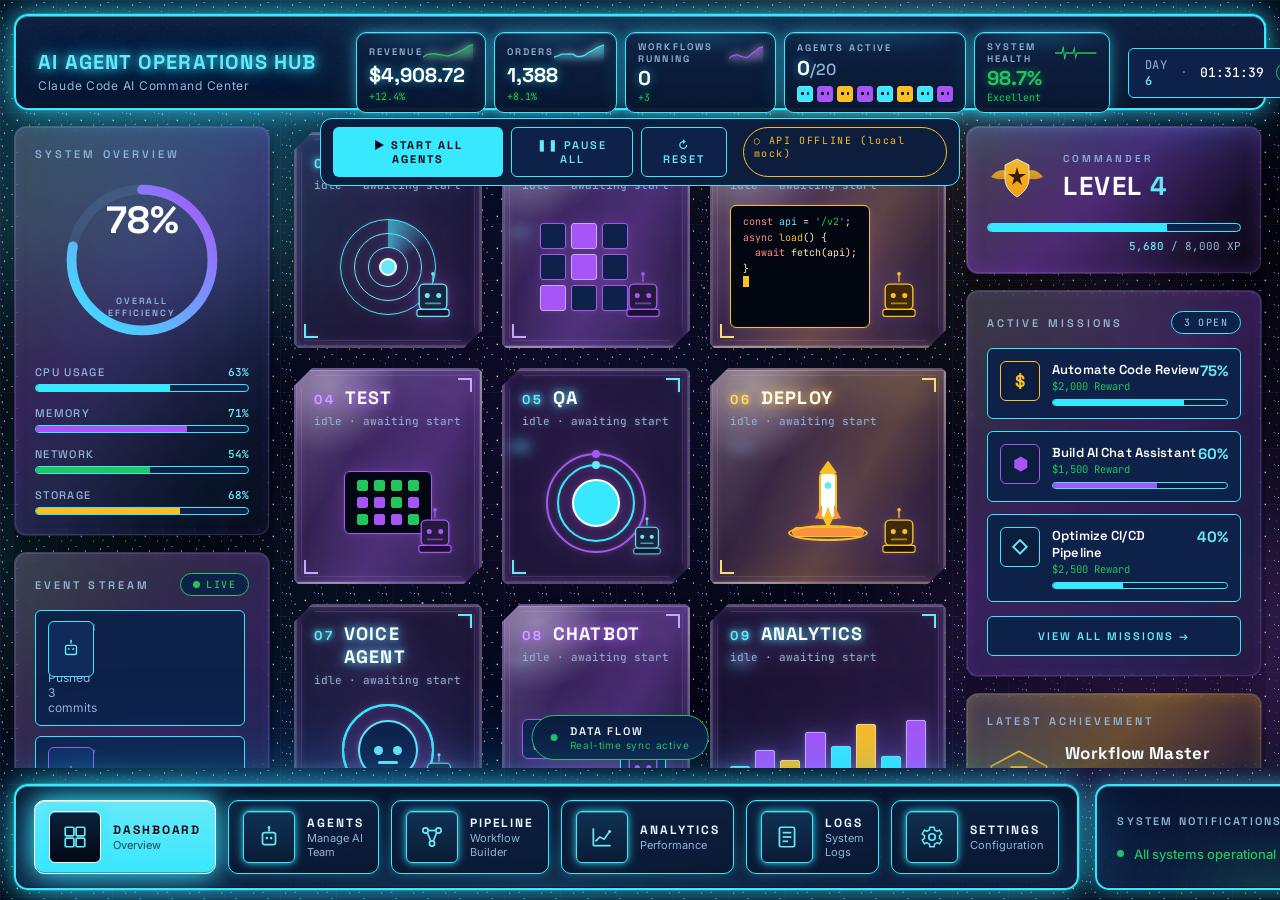
<file: v2-claude-code-hub/index.html>
<!DOCTYPE html>
<html lang="en">
<head>
<meta charset="UTF-8" />
<meta name="viewport" content="width=device-width, initial-scale=1.0" />
<title>AI Agent Operations Hub · Claude Code Command Center</title>
<link rel="preconnect" href="https://fonts.googleapis.com">
<link rel="preconnect" href="https://fonts.gstatic.com" crossorigin>
<link href="https://fonts.googleapis.com/css2?family=Inter:wght@300;400;500;600;700;800&family=JetBrains+Mono:wght@300;400;500;600&family=Orbitron:wght@500;700;900&family=Space+Grotesk:wght@300;400;500;600;700&display=swap" rel="stylesheet">
<link rel="stylesheet" href="styles.css" />
</head>
<body>

<!-- Atmospheric layers -->
<div class="stars" aria-hidden="true"></div>
<div class="aurora" aria-hidden="true"></div>
<div class="grid-floor" aria-hidden="true"></div>
<div class="grain" aria-hidden="true"></div>
<div class="vignette" aria-hidden="true"></div>
<div class="beam beam--left" aria-hidden="true"></div>
<div class="beam beam--right" aria-hidden="true"></div>

<!-- Ambient colored glow layers (visible through glass via backdrop-blur) -->
<div class="ambient-glow ambient-glow--purple" aria-hidden="true"></div>
<div class="ambient-glow ambient-glow--blue" aria-hidden="true"></div>
<div class="ambient-glow ambient-glow--cyan" aria-hidden="true"></div>
<div class="ambient-glow ambient-glow--gold" aria-hidden="true"></div>

<!-- ============================ TOP HUD ============================ -->
<header class="hud-top">
  <div class="hud-top__title">
    <h1 class="brand-title">AI AGENT OPERATIONS HUB</h1>
    <p class="brand-subtitle">Claude Code AI Command Center</p>
  </div>

  <nav class="hud-top__stats" aria-label="Live operations metrics">
    <div class="stat-card">
      <div class="stat-card__head">
        <span class="stat-card__label">REVENUE</span>
        <svg class="spark" viewBox="0 0 60 22" preserveAspectRatio="none" id="spark-revenue"><path class="spark-line" d="" fill="none"/><path class="spark-fill" d="" fill="url(#sparkRev)"/></svg>
      </div>
      <div class="stat-card__value">$<span id="stat-revenue">4,908.72</span></div>
      <div class="stat-card__delta up">+12.4%</div>
    </div>
    <div class="stat-card">
      <div class="stat-card__head">
        <span class="stat-card__label">ORDERS</span>
        <svg class="spark" viewBox="0 0 60 22" preserveAspectRatio="none" id="spark-orders"><path class="spark-line" d="" fill="none"/><path class="spark-fill" d="" fill="url(#sparkOrd)"/></svg>
      </div>
      <div class="stat-card__value"><span id="stat-orders">1,388</span></div>
      <div class="stat-card__delta up">+8.1%</div>
    </div>
    <div class="stat-card">
      <div class="stat-card__head">
        <span class="stat-card__label">WORKFLOWS RUNNING</span>
        <svg class="spark" viewBox="0 0 60 22" preserveAspectRatio="none" id="spark-flows"><path class="spark-line" d="" fill="none"/><path class="spark-fill" d="" fill="url(#sparkFlw)"/></svg>
      </div>
      <div class="stat-card__value"><span id="stat-flows">24</span></div>
      <div class="stat-card__delta up">+3</div>
    </div>
    <div class="stat-card">
      <div class="stat-card__head">
        <span class="stat-card__label">AGENTS ACTIVE</span>
      </div>
      <div class="stat-card__value"><span id="stat-agents-active">12</span><span class="dim">/20</span></div>
      <div class="stat-card__avatars" id="agent-strip">
        <span class="dot-bot"></span><span class="dot-bot"></span><span class="dot-bot"></span>
        <span class="dot-bot"></span><span class="dot-bot"></span><span class="dot-bot"></span>
        <span class="dot-bot"></span><span class="dot-bot"></span>
      </div>
    </div>
    <div class="stat-card">
      <div class="stat-card__head">
        <span class="stat-card__label">SYSTEM HEALTH</span>
        <svg class="pulse-ekg" viewBox="0 0 60 22" preserveAspectRatio="none">
          <polyline class="ekg-line" points="0,11 10,11 12,4 14,18 16,11 26,11 28,6 30,16 32,11 60,11" fill="none"/>
        </svg>
      </div>
      <div class="stat-card__value good"><span id="stat-health">98.7</span>%</div>
      <div class="stat-card__delta good">Excellent</div>
    </div>

    <!-- Reusable gradient defs -->
    <svg style="position:absolute;width:0;height:0" aria-hidden="true">
      <defs>
        <linearGradient id="sparkRev" x1="0" y1="0" x2="0" y2="1"><stop offset="0%" stop-color="#22c55e" stop-opacity="0.6"/><stop offset="100%" stop-color="#22c55e" stop-opacity="0"/></linearGradient>
        <linearGradient id="sparkOrd" x1="0" y1="0" x2="0" y2="1"><stop offset="0%" stop-color="#38e8ff" stop-opacity="0.6"/><stop offset="100%" stop-color="#38e8ff" stop-opacity="0"/></linearGradient>
        <linearGradient id="sparkFlw" x1="0" y1="0" x2="0" y2="1"><stop offset="0%" stop-color="#a855f7" stop-opacity="0.6"/><stop offset="100%" stop-color="#a855f7" stop-opacity="0"/></linearGradient>
      </defs>
    </svg>
  </nav>

  <div class="hud-top__right">
    <div class="hud-clock">
      <span class="hud-clock__day">DAY <b id="stat-day">6</b></span>
      <span class="hud-clock__sep">·</span>
      <span class="hud-clock__time" id="hud-clock">13:04:18</span>
      <span class="hud-clock__live"><span class="dot pulse"></span>LIVE</span>
    </div>
    <div class="speed-ctrl">
      <button class="speed-btn pause" data-speed="0">⏸</button>
      <button class="speed-btn play" data-speed="0.5">▶</button>
      <button class="speed-btn ff" data-speed="1">▶▶</button>
      <button class="speed-btn active" data-speed="1">1×</button>
      <button class="speed-btn" data-speed="2">2×</button>
      <button class="speed-btn" data-speed="5">5×</button>
      <button class="speed-btn" data-speed="10">10×</button>
    </div>
  </div>
</header>

<!-- ============================ MAIN ============================ -->
<main class="deck">

  <!-- ========== LEFT COLUMN ========== -->
  <aside class="left-col">

    <div class="glass-panel">
      <div class="panel__head">
        <h3 class="panel__title">SYSTEM OVERVIEW</h3>
      </div>
      <div class="efficiency-ring">
        <svg viewBox="0 0 140 140" class="ring-svg">
          <defs>
            <linearGradient id="ringGrad" x1="0" y1="0" x2="1" y2="1">
              <stop offset="0%" stop-color="#38e8ff"/>
              <stop offset="100%" stop-color="#a855f7"/>
            </linearGradient>
          </defs>
          <circle cx="70" cy="70" r="58" fill="none" stroke="rgba(125,211,252,0.1)" stroke-width="8"/>
          <circle cx="70" cy="70" r="58" fill="none" stroke="url(#ringGrad)" stroke-width="8"
                  stroke-dasharray="364.4" stroke-dashoffset="80.2" stroke-linecap="round"
                  transform="rotate(-90 70 70)" class="ring-fill"/>
        </svg>
        <div class="ring-label">
          <div class="ring-num">78%</div>
          <div class="ring-sub">OVERALL<br/>EFFICIENCY</div>
        </div>
      </div>
      <div class="usage-bars">
        <div class="usage">
          <div class="usage__row"><span>CPU USAGE</span><b>63%</b></div>
          <div class="usage__bar"><div class="usage__fill" style="--w:63%"></div></div>
        </div>
        <div class="usage">
          <div class="usage__row"><span>MEMORY</span><b>71%</b></div>
          <div class="usage__bar"><div class="usage__fill purple" style="--w:71%"></div></div>
        </div>
        <div class="usage">
          <div class="usage__row"><span>NETWORK</span><b>54%</b></div>
          <div class="usage__bar"><div class="usage__fill green" style="--w:54%"></div></div>
        </div>
        <div class="usage">
          <div class="usage__row"><span>STORAGE</span><b>68%</b></div>
          <div class="usage__bar"><div class="usage__fill gold" style="--w:68%"></div></div>
        </div>
      </div>
    </div>

    <div class="glass-panel">
      <div class="panel__head">
        <h3 class="panel__title">EVENT STREAM</h3>
        <span class="live-pill"><span class="dot pulse"></span>LIVE</span>
      </div>
      <ol class="events" id="event-stream">
        <li>
          <div class="event__avatar bot"><svg viewBox="0 0 24 24"><rect x="6" y="8" width="12" height="10" rx="2" fill="none" stroke="currentColor" stroke-width="1.5"/><circle cx="9.5" cy="12" r="1" fill="currentColor"/><circle cx="14.5" cy="12" r="1" fill="currentColor"/><line x1="12" y1="3" x2="12" y2="6" stroke="currentColor" stroke-width="1.5"/><circle cx="12" cy="3" r="1" fill="currentColor"/></svg></div>
          <div class="event__body">
            <div class="event__time">13:04:18</div>
            <div class="event__title">Code Agent</div>
            <div class="event__desc">Pushed 3 commits</div>
          </div>
        </li>
        <li>
          <div class="event__avatar bot purple"><svg viewBox="0 0 24 24"><rect x="6" y="8" width="12" height="10" rx="2" fill="none" stroke="currentColor" stroke-width="1.5"/><circle cx="9.5" cy="12" r="1" fill="currentColor"/><circle cx="14.5" cy="12" r="1" fill="currentColor"/><line x1="12" y1="3" x2="12" y2="6" stroke="currentColor" stroke-width="1.5"/><circle cx="12" cy="3" r="1" fill="currentColor"/></svg></div>
          <div class="event__body">
            <div class="event__time">13:03:47</div>
            <div class="event__title">QA Agent</div>
            <div class="event__desc">Completed test suite</div>
          </div>
        </li>
        <li>
          <div class="event__avatar bot gold"><svg viewBox="0 0 24 24"><rect x="6" y="8" width="12" height="10" rx="2" fill="none" stroke="currentColor" stroke-width="1.5"/><circle cx="9.5" cy="12" r="1" fill="currentColor"/><circle cx="14.5" cy="12" r="1" fill="currentColor"/><line x1="12" y1="3" x2="12" y2="6" stroke="currentColor" stroke-width="1.5"/><circle cx="12" cy="3" r="1" fill="currentColor"/></svg></div>
          <div class="event__body">
            <div class="event__time">13:03:22</div>
            <div class="event__title">Deploy Agent</div>
            <div class="event__desc">Deployed to staging</div>
          </div>
        </li>
        <li>
          <div class="event__avatar bot cyan"><svg viewBox="0 0 24 24"><rect x="6" y="8" width="12" height="10" rx="2" fill="none" stroke="currentColor" stroke-width="1.5"/><circle cx="9.5" cy="12" r="1" fill="currentColor"/><circle cx="14.5" cy="12" r="1" fill="currentColor"/><line x1="12" y1="3" x2="12" y2="6" stroke="currentColor" stroke-width="1.5"/><circle cx="12" cy="3" r="1" fill="currentColor"/></svg></div>
          <div class="event__body">
            <div class="event__time">13:02:58</div>
            <div class="event__title">Voice Agent</div>
            <div class="event__desc">Handled 42 calls</div>
          </div>
        </li>
        <li>
          <div class="event__avatar bot green"><svg viewBox="0 0 24 24"><rect x="6" y="8" width="12" height="10" rx="2" fill="none" stroke="currentColor" stroke-width="1.5"/><circle cx="9.5" cy="12" r="1" fill="currentColor"/><circle cx="14.5" cy="12" r="1" fill="currentColor"/><line x1="12" y1="3" x2="12" y2="6" stroke="currentColor" stroke-width="1.5"/><circle cx="12" cy="3" r="1" fill="currentColor"/></svg></div>
          <div class="event__body">
            <div class="event__time">13:02:11</div>
            <div class="event__title">Research Agent</div>
            <div class="event__desc">Found 18 new docs</div>
          </div>
        </li>
      </ol>
      <button class="ghost-btn">VIEW FULL LOGS →</button>
    </div>

  </aside>

  <!-- ========== CENTER GRID ========== -->
  <section class="grid-wrap">

    <!-- Circuit overlay (animated pathways + arrows between chambers) -->
    <svg class="circuit-layer" viewBox="0 0 1000 900" preserveAspectRatio="none" aria-hidden="true">
      <defs>
        <linearGradient id="traceGrad" x1="0" y1="0" x2="1" y2="0">
          <stop offset="0%" stop-color="rgba(56,232,255,0)"/>
          <stop offset="50%" stop-color="rgba(56,232,255,0.7)"/>
          <stop offset="100%" stop-color="rgba(56,232,255,0)"/>
        </linearGradient>
        <linearGradient id="traceGradPurple" x1="0" y1="0" x2="1" y2="0">
          <stop offset="0%" stop-color="rgba(168,85,247,0)"/>
          <stop offset="50%" stop-color="rgba(168,85,247,0.7)"/>
          <stop offset="100%" stop-color="rgba(168,85,247,0)"/>
        </linearGradient>
        <marker id="arrow" viewBox="0 0 10 10" refX="5" refY="5" markerWidth="6" markerHeight="6" orient="auto-start-reverse">
          <path d="M0,0 L10,5 L0,10 Z" fill="#38e8ff"/>
        </marker>
      </defs>

      <!-- Horizontal connectors (between cols 1→2, 2→3 on each row) -->
      <g class="traces">
        <!-- Row 1 -->
        <line x1="333" y1="150" x2="367" y2="150" class="trace-static"/>
        <line x1="666" y1="150" x2="700" y2="150" class="trace-static"/>
        <!-- Row 2 -->
        <line x1="333" y1="450" x2="367" y2="450" class="trace-static"/>
        <line x1="666" y1="450" x2="700" y2="450" class="trace-static"/>
        <!-- Row 3 -->
        <line x1="333" y1="750" x2="367" y2="750" class="trace-static"/>
        <line x1="666" y1="750" x2="700" y2="750" class="trace-static"/>
        <!-- Verticals (col 1 r1→r2, col 2 r1→r2, etc) -->
        <line x1="166" y1="300" x2="166" y2="300" class="trace-static"/>
      </g>

      <!-- Animated flowing dashes -->
      <g class="trace-flow">
        <line x1="333" y1="150" x2="367" y2="150" stroke="url(#traceGrad)" stroke-width="2" class="anim-dash"/>
        <line x1="666" y1="150" x2="700" y2="150" stroke="url(#traceGradPurple)" stroke-width="2" class="anim-dash"/>
        <line x1="333" y1="450" x2="367" y2="450" stroke="url(#traceGrad)" stroke-width="2" class="anim-dash"/>
        <line x1="666" y1="450" x2="700" y2="450" stroke="url(#traceGradPurple)" stroke-width="2" class="anim-dash"/>
        <line x1="333" y1="750" x2="367" y2="750" stroke="url(#traceGrad)" stroke-width="2" class="anim-dash"/>
        <line x1="666" y1="750" x2="700" y2="750" stroke="url(#traceGradPurple)" stroke-width="2" class="anim-dash"/>
      </g>

      <!-- Arrow indicators -->
      <g class="trace-arrows">
        <text x="350" y="155" class="flow-arrow">▶</text>
        <text x="683" y="155" class="flow-arrow purple">▶</text>
        <text x="350" y="455" class="flow-arrow">▶</text>
        <text x="683" y="455" class="flow-arrow purple">▶</text>
        <text x="350" y="755" class="flow-arrow">▶</text>
        <text x="683" y="755" class="flow-arrow purple">▶</text>
      </g>
    </svg>

    <!-- 3×3 Chamber grid -->
    <div class="chamber-grid">

      <!-- 01 RESEARCH -->
      <article class="chamber" data-room="research" data-agent="Research">
        <div class="chamber__rim"></div>
        <div class="chamber__inner">
          <div class="chamber__head">
            <span class="chamber__num">01</span>
            <span class="chamber__name">RESEARCH</span>
          </div>
          <div class="chamber__task">Scanning sources...</div>
          <div class="chamber__stage chamber__stage--research">
            <div class="r-dome">
              <div class="r-dome__rings"><span></span><span></span><span></span></div>
              <div class="r-dome__core"></div>
              <div class="r-dome__sweep"></div>
            </div>
            <div class="bot bot--cyan">
              <svg viewBox="0 0 40 50">
                <rect x="8" y="14" width="24" height="22" rx="4" fill="#1a2540" stroke="currentColor" stroke-width="1.2"/>
                <circle cx="15" cy="24" r="2.2" fill="currentColor"/>
                <circle cx="25" cy="24" r="2.2" fill="currentColor"/>
                <rect x="13" y="30" width="14" height="1.5" rx="0.5" fill="currentColor" opacity="0.6"/>
                <line x1="20" y1="6" x2="20" y2="12" stroke="currentColor" stroke-width="1.2"/>
                <circle cx="20" cy="5" r="1.6" fill="currentColor"/>
                <rect x="6" y="36" width="28" height="6" rx="2" fill="#0f1830" stroke="currentColor" stroke-width="1"/>
              </svg>
            </div>
          </div>
        </div>
      </article>

      <!-- 02 PLAN -->
      <article class="chamber" data-room="plan" data-agent="Plan">
        <div class="chamber__rim purple"></div>
        <div class="chamber__inner">
          <div class="chamber__head">
            <span class="chamber__num">02</span>
            <span class="chamber__name">PLAN</span>
          </div>
          <div class="chamber__task">Architecting solution...</div>
          <div class="chamber__stage chamber__stage--plan">
            <div class="blueprint">
              <div class="bp-cell"></div><div class="bp-cell active"></div><div class="bp-cell"></div>
              <div class="bp-cell"></div><div class="bp-cell active"></div><div class="bp-cell"></div>
              <div class="bp-cell active"></div><div class="bp-cell"></div><div class="bp-cell"></div>
            </div>
            <div class="bot bot--purple">
              <svg viewBox="0 0 40 50">
                <rect x="8" y="14" width="24" height="22" rx="4" fill="#251a3e" stroke="currentColor" stroke-width="1.2"/>
                <circle cx="15" cy="24" r="2.2" fill="currentColor"/>
                <circle cx="25" cy="24" r="2.2" fill="currentColor"/>
                <rect x="13" y="30" width="14" height="1.5" rx="0.5" fill="currentColor" opacity="0.6"/>
                <line x1="20" y1="6" x2="20" y2="12" stroke="currentColor" stroke-width="1.2"/>
                <circle cx="20" cy="5" r="1.6" fill="currentColor"/>
                <rect x="6" y="36" width="28" height="6" rx="2" fill="#1a0f30" stroke="currentColor" stroke-width="1"/>
              </svg>
            </div>
          </div>
        </div>
      </article>

      <!-- 03 CODE -->
      <article class="chamber" data-room="code" data-agent="Code">
        <div class="chamber__rim gold"></div>
        <div class="chamber__inner">
          <div class="chamber__head">
            <span class="chamber__num">03</span>
            <span class="chamber__name">CODE</span>
          </div>
          <div class="chamber__task">Writing clean code...</div>
          <div class="chamber__stage chamber__stage--code">
            <div class="code-terminal">
              <div class="ct-line"><span class="kw">const</span> <span class="var">api</span> = <span class="str">'/v2'</span>;</div>
              <div class="ct-line"><span class="kw">async</span> <span class="fn">load</span>() {</div>
              <div class="ct-line">&nbsp;&nbsp;<span class="kw">await</span> fetch(api);</div>
              <div class="ct-line">}</div>
              <div class="ct-cursor"></div>
            </div>
            <div class="bot bot--gold">
              <svg viewBox="0 0 40 50">
                <rect x="8" y="14" width="24" height="22" rx="4" fill="#3e2a0a" stroke="currentColor" stroke-width="1.2"/>
                <circle cx="15" cy="24" r="2.2" fill="currentColor"/>
                <circle cx="25" cy="24" r="2.2" fill="currentColor"/>
                <rect x="13" y="30" width="14" height="1.5" rx="0.5" fill="currentColor" opacity="0.6"/>
                <line x1="20" y1="6" x2="20" y2="12" stroke="currentColor" stroke-width="1.2"/>
                <circle cx="20" cy="5" r="1.6" fill="currentColor"/>
                <rect x="6" y="36" width="28" height="6" rx="2" fill="#1f1505" stroke="currentColor" stroke-width="1"/>
              </svg>
            </div>
          </div>
        </div>
      </article>

      <!-- 04 TEST -->
      <article class="chamber" data-room="test" data-agent="Test">
        <div class="chamber__rim purple"></div>
        <div class="chamber__inner">
          <div class="chamber__head">
            <span class="chamber__num">04</span>
            <span class="chamber__name">TEST</span>
          </div>
          <div class="chamber__task">Running tests...</div>
          <div class="chamber__stage chamber__stage--test">
            <div class="test-rack">
              <div class="rack-row"><span class="led g"></span><span class="led g"></span><span class="led g"></span><span class="led g"></span></div>
              <div class="rack-row"><span class="led p"></span><span class="led p"></span><span class="led g"></span><span class="led p"></span></div>
              <div class="rack-row"><span class="led g"></span><span class="led p"></span><span class="led p"></span><span class="led g"></span></div>
            </div>
            <div class="bot bot--purple">
              <svg viewBox="0 0 40 50">
                <rect x="8" y="14" width="24" height="22" rx="4" fill="#251a3e" stroke="currentColor" stroke-width="1.2"/>
                <circle cx="15" cy="24" r="2.2" fill="currentColor"/>
                <circle cx="25" cy="24" r="2.2" fill="currentColor"/>
                <rect x="13" y="30" width="14" height="1.5" rx="0.5" fill="currentColor" opacity="0.6"/>
                <line x1="20" y1="6" x2="20" y2="12" stroke="currentColor" stroke-width="1.2"/>
                <circle cx="20" cy="5" r="1.6" fill="currentColor"/>
                <rect x="6" y="36" width="28" height="6" rx="2" fill="#1a0f30" stroke="currentColor" stroke-width="1"/>
              </svg>
            </div>
          </div>
        </div>
      </article>

      <!-- 05 QA (center) -->
      <article class="chamber chamber--center" data-room="qa" data-agent="QA">
        <div class="chamber__rim cyan"></div>
        <div class="chamber__inner">
          <div class="chamber__head">
            <span class="chamber__num">05</span>
            <span class="chamber__name">QA</span>
          </div>
          <div class="chamber__task">Validating quality...</div>
          <div class="chamber__stage chamber__stage--qa">
            <div class="qa-orb">
              <div class="qa-orb__core"></div>
              <div class="qa-orb__ring"></div>
              <div class="qa-orb__ring r2"></div>
            </div>
            <div class="bot bot--cyan small">
              <svg viewBox="0 0 40 50">
                <rect x="8" y="14" width="24" height="22" rx="4" fill="#1a2540" stroke="currentColor" stroke-width="1.2"/>
                <circle cx="15" cy="24" r="2.2" fill="currentColor"/>
                <circle cx="25" cy="24" r="2.2" fill="currentColor"/>
                <rect x="13" y="30" width="14" height="1.5" rx="0.5" fill="currentColor" opacity="0.6"/>
                <line x1="20" y1="6" x2="20" y2="12" stroke="currentColor" stroke-width="1.2"/>
                <circle cx="20" cy="5" r="1.6" fill="currentColor"/>
                <rect x="6" y="36" width="28" height="6" rx="2" fill="#0f1830" stroke="currentColor" stroke-width="1"/>
              </svg>
            </div>
          </div>
        </div>
      </article>

      <!-- 06 DEPLOY -->
      <article class="chamber" data-room="deploy" data-agent="Deploy">
        <div class="chamber__rim gold"></div>
        <div class="chamber__inner">
          <div class="chamber__head">
            <span class="chamber__num">06</span>
            <span class="chamber__name">DEPLOY</span>
          </div>
          <div class="chamber__task">Deploying to production...</div>
          <div class="chamber__stage chamber__stage--deploy">
            <div class="deploy-pad">
              <div class="d-rocket">
                <div class="d-rocket__tip"></div>
                <div class="d-rocket__body"></div>
                <div class="d-rocket__fin l"></div>
                <div class="d-rocket__fin r"></div>
                <div class="d-rocket__window"></div>
                <div class="d-rocket__fire"></div>
              </div>
              <div class="d-pad-base"></div>
              <div class="d-launch-ring"></div>
            </div>
            <div class="bot bot--gold">
              <svg viewBox="0 0 40 50">
                <rect x="8" y="14" width="24" height="22" rx="4" fill="#3e2a0a" stroke="currentColor" stroke-width="1.2"/>
                <circle cx="15" cy="24" r="2.2" fill="currentColor"/>
                <circle cx="25" cy="24" r="2.2" fill="currentColor"/>
                <rect x="13" y="30" width="14" height="1.5" rx="0.5" fill="currentColor" opacity="0.6"/>
                <line x1="20" y1="6" x2="20" y2="12" stroke="currentColor" stroke-width="1.2"/>
                <circle cx="20" cy="5" r="1.6" fill="currentColor"/>
                <rect x="6" y="36" width="28" height="6" rx="2" fill="#1f1505" stroke="currentColor" stroke-width="1"/>
              </svg>
            </div>
          </div>
        </div>
      </article>

      <!-- 07 VOICE AGENT -->
      <article class="chamber" data-room="voice" data-agent="Voice">
        <div class="chamber__rim cyan"></div>
        <div class="chamber__inner">
          <div class="chamber__head">
            <span class="chamber__num">07</span>
            <span class="chamber__name">VOICE AGENT</span>
          </div>
          <div class="chamber__task">Listening &amp; responding...</div>
          <div class="chamber__stage chamber__stage--voice">
            <div class="voice-ring">
              <div class="voice-ring__pulse"></div>
              <div class="voice-ring__pulse p2"></div>
              <div class="voice-face">
                <div class="vf-eye"></div>
                <div class="vf-eye r"></div>
                <div class="vf-mouth"></div>
              </div>
            </div>
            <div class="bot bot--cyan small">
              <svg viewBox="0 0 40 50">
                <rect x="8" y="14" width="24" height="22" rx="4" fill="#1a2540" stroke="currentColor" stroke-width="1.2"/>
                <circle cx="15" cy="24" r="2.2" fill="currentColor"/>
                <circle cx="25" cy="24" r="2.2" fill="currentColor"/>
                <rect x="13" y="30" width="14" height="1.5" rx="0.5" fill="currentColor" opacity="0.6"/>
                <line x1="20" y1="6" x2="20" y2="12" stroke="currentColor" stroke-width="1.2"/>
                <circle cx="20" cy="5" r="1.6" fill="currentColor"/>
                <rect x="6" y="36" width="28" height="6" rx="2" fill="#0f1830" stroke="currentColor" stroke-width="1"/>
              </svg>
            </div>
          </div>
        </div>
      </article>

      <!-- 08 CHATBOT -->
      <article class="chamber" data-room="chatbot" data-agent="Chatbot">
        <div class="chamber__rim purple"></div>
        <div class="chamber__inner">
          <div class="chamber__head">
            <span class="chamber__num">08</span>
            <span class="chamber__name">CHATBOT</span>
          </div>
          <div class="chamber__task">Conversational AI active...</div>
          <div class="chamber__stage chamber__stage--chatbot">
            <div class="chatbox">
              <div class="cb-bubble user">Hi! Quick question</div>
              <div class="cb-bubble bot"><span class="cb-dots"><i></i><i></i><i></i></span></div>
            </div>
            <div class="bot bot--purple">
              <svg viewBox="0 0 40 50">
                <rect x="8" y="14" width="24" height="22" rx="4" fill="#251a3e" stroke="currentColor" stroke-width="1.2"/>
                <circle cx="15" cy="24" r="2.2" fill="currentColor"/>
                <circle cx="25" cy="24" r="2.2" fill="currentColor"/>
                <rect x="13" y="30" width="14" height="1.5" rx="0.5" fill="currentColor" opacity="0.6"/>
                <line x1="20" y1="6" x2="20" y2="12" stroke="currentColor" stroke-width="1.2"/>
                <circle cx="20" cy="5" r="1.6" fill="currentColor"/>
                <rect x="6" y="36" width="28" height="6" rx="2" fill="#1a0f30" stroke="currentColor" stroke-width="1"/>
              </svg>
            </div>
          </div>
        </div>
      </article>

      <!-- 09 ANALYTICS -->
      <article class="chamber" data-room="analytics" data-agent="Analytics">
        <div class="chamber__rim cyan"></div>
        <div class="chamber__inner">
          <div class="chamber__head">
            <span class="chamber__num">09</span>
            <span class="chamber__name">ANALYTICS</span>
          </div>
          <div class="chamber__task">Insights &amp; reporting...</div>
          <div class="chamber__stage chamber__stage--analytics">
            <div class="bar-viz">
              <span style="--h:35%"></span><span style="--h:55%"></span><span style="--h:42%"></span>
              <span style="--h:78%"></span><span style="--h:60%"></span><span style="--h:88%"></span>
              <span style="--h:48%"></span><span style="--h:92%"></span>
            </div>
          </div>
        </div>
      </article>

    </div>

    <div class="data-flow-tag">
      <span class="dot pulse green"></span>
      <div>
        <div class="df-label">DATA FLOW</div>
        <div class="df-sub">Real-time sync active</div>
      </div>
    </div>

    <!-- Mission burst overlay -->
    <div class="mission-burst" id="mission-burst" aria-hidden="true">
      <div class="burst-ring"></div><div class="burst-ring r2"></div><div class="burst-ring r3"></div>
      <div class="burst-card">
        <div class="burst-card__sup">// WORKFLOW COMPLETE</div>
        <div class="burst-card__main">DEPLOYED TO PROD</div>
        <div class="burst-card__sub" id="burst-name">api/v2 release</div>
      </div>
    </div>

  </section>

  <!-- ========== RIGHT COLUMN ========== -->
  <aside class="right-col">

    <div class="glass-panel commander-panel">
      <div class="commander-row">
        <div class="commander-emblem">
          <svg viewBox="0 0 60 60">
            <defs>
              <linearGradient id="emblemGrad" x1="0" y1="0" x2="0" y2="1">
                <stop offset="0%" stop-color="#fbbf24"/>
                <stop offset="100%" stop-color="#f59e0b"/>
              </linearGradient>
            </defs>
            <!-- wings -->
            <path d="M30 30 C 18 20, 10 22, 4 30 C 12 34, 18 32, 30 30" fill="url(#emblemGrad)" opacity="0.85"/>
            <path d="M30 30 C 42 20, 50 22, 56 30 C 48 34, 42 32, 30 30" fill="url(#emblemGrad)" opacity="0.85"/>
            <!-- shield -->
            <path d="M30 12 L42 18 L42 32 C 42 40, 36 46, 30 50 C 24 46, 18 40, 18 32 L18 18 Z" fill="url(#emblemGrad)" stroke="#fff" stroke-width="0.8"/>
            <!-- star -->
            <polygon points="30,20 32,27 39,27 33,31 35,38 30,34 25,38 27,31 21,27 28,27" fill="#3a1a05"/>
          </svg>
        </div>
        <div class="commander-info">
          <div class="commander-label">COMMANDER</div>
          <div class="commander-level">LEVEL <b>4</b></div>
        </div>
      </div>
      <div class="commander-xp">
        <div class="xp-bar"><div class="xp-fill" style="--w:71%"></div></div>
        <div class="xp-text"><b>5,680</b> / 8,000 XP</div>
      </div>
    </div>

    <div class="glass-panel">
      <div class="panel__head">
        <h3 class="panel__title">ACTIVE MISSIONS</h3>
        <span class="muted-pill">3 OPEN</span>
      </div>
      <ul class="mission-list">
        <li class="mission">
          <div class="mission__icon gold">$</div>
          <div class="mission__body">
            <div class="mission__row">
              <div>
                <div class="mission__title">Automate Code Review</div>
                <div class="mission__reward">$2,000 Reward</div>
              </div>
              <div class="mission__pct">75%</div>
            </div>
            <div class="mission__bar"><div class="mission__fill" style="--w:75%"></div></div>
          </div>
        </li>
        <li class="mission">
          <div class="mission__icon purple">⬢</div>
          <div class="mission__body">
            <div class="mission__row">
              <div>
                <div class="mission__title">Build AI Chat Assistant</div>
                <div class="mission__reward">$1,500 Reward</div>
              </div>
              <div class="mission__pct">60%</div>
            </div>
            <div class="mission__bar"><div class="mission__fill purple" style="--w:60%"></div></div>
          </div>
        </li>
        <li class="mission">
          <div class="mission__icon cyan">◇</div>
          <div class="mission__body">
            <div class="mission__row">
              <div>
                <div class="mission__title">Optimize CI/CD Pipeline</div>
                <div class="mission__reward">$2,500 Reward</div>
              </div>
              <div class="mission__pct">40%</div>
            </div>
            <div class="mission__bar"><div class="mission__fill cyan" style="--w:40%"></div></div>
          </div>
        </li>
      </ul>
      <button class="ghost-btn">VIEW ALL MISSIONS →</button>
    </div>

    <div class="glass-panel achievement-panel">
      <div class="panel__head">
        <h3 class="panel__title">LATEST ACHIEVEMENT</h3>
      </div>
      <div class="achievement">
        <div class="achievement-badge">
          <svg viewBox="0 0 60 60">
            <defs>
              <linearGradient id="trophyGrad" x1="0" y1="0" x2="0" y2="1">
                <stop offset="0%" stop-color="#fbbf24"/>
                <stop offset="100%" stop-color="#b45309"/>
              </linearGradient>
            </defs>
            <polygon points="30,4 56,18 56,42 30,56 4,42 4,18" fill="rgba(251,191,36,0.08)" stroke="url(#trophyGrad)" stroke-width="1.5"/>
            <path d="M22 18 L38 18 L38 28 C 38 34, 34 38, 30 38 C 26 38, 22 34, 22 28 Z" fill="url(#trophyGrad)"/>
            <rect x="27" y="38" width="6" height="4" fill="url(#trophyGrad)"/>
            <rect x="22" y="42" width="16" height="3" rx="0.5" fill="url(#trophyGrad)"/>
          </svg>
        </div>
        <div class="achievement-body">
          <div class="achievement-title">Workflow Master</div>
          <div class="achievement-desc">Execute 50 workflows</div>
          <div class="achievement-meta">
            <span class="gold">+2,000 XP</span>
            <span class="muted">Unlocked 2h ago</span>
          </div>
        </div>
      </div>
    </div>

  </aside>
</main>

<!-- ============================ BOTTOM HUD ============================ -->
<footer class="hud-bottom">
  <nav class="nav-bar">
    <button class="nav-btn active" data-nav="dashboard">
      <div class="nav-btn__icon"><svg viewBox="0 0 24 24"><rect x="3" y="3" width="8" height="8" rx="1" fill="none" stroke="currentColor" stroke-width="1.6"/><rect x="13" y="3" width="8" height="8" rx="1" fill="none" stroke="currentColor" stroke-width="1.6"/><rect x="3" y="13" width="8" height="8" rx="1" fill="none" stroke="currentColor" stroke-width="1.6"/><rect x="13" y="13" width="8" height="8" rx="1" fill="none" stroke="currentColor" stroke-width="1.6"/></svg></div>
      <div class="nav-btn__text">
        <span class="nav-btn__title">DASHBOARD</span>
        <span class="nav-btn__sub">Overview</span>
      </div>
    </button>
    <button class="nav-btn" data-nav="agents">
      <div class="nav-btn__icon"><svg viewBox="0 0 24 24"><rect x="6" y="8" width="12" height="11" rx="2" fill="none" stroke="currentColor" stroke-width="1.6"/><circle cx="10" cy="13" r="1.2" fill="currentColor"/><circle cx="14" cy="13" r="1.2" fill="currentColor"/><line x1="12" y1="3" x2="12" y2="7" stroke="currentColor" stroke-width="1.6"/><circle cx="12" cy="3" r="1.2" fill="currentColor"/></svg></div>
      <div class="nav-btn__text">
        <span class="nav-btn__title">AGENTS</span>
        <span class="nav-btn__sub">Manage AI Team</span>
      </div>
    </button>
    <button class="nav-btn" data-nav="pipeline">
      <div class="nav-btn__icon"><svg viewBox="0 0 24 24"><circle cx="6" cy="6" r="2.4" fill="none" stroke="currentColor" stroke-width="1.6"/><circle cx="18" cy="6" r="2.4" fill="none" stroke="currentColor" stroke-width="1.6"/><circle cx="12" cy="18" r="2.4" fill="none" stroke="currentColor" stroke-width="1.6"/><line x1="7.5" y1="7.5" x2="11" y2="16" stroke="currentColor" stroke-width="1.6"/><line x1="16.5" y1="7.5" x2="13" y2="16" stroke="currentColor" stroke-width="1.6"/><line x1="8.4" y1="6" x2="15.6" y2="6" stroke="currentColor" stroke-width="1.6"/></svg></div>
      <div class="nav-btn__text">
        <span class="nav-btn__title">PIPELINE</span>
        <span class="nav-btn__sub">Workflow Builder</span>
      </div>
    </button>
    <button class="nav-btn" data-nav="analytics">
      <div class="nav-btn__icon"><svg viewBox="0 0 24 24"><line x1="4" y1="20" x2="20" y2="20" stroke="currentColor" stroke-width="1.6"/><line x1="4" y1="4" x2="4" y2="20" stroke="currentColor" stroke-width="1.6"/><polyline points="6,16 10,12 14,14 19,7" fill="none" stroke="currentColor" stroke-width="1.6"/><circle cx="19" cy="7" r="1.4" fill="currentColor"/></svg></div>
      <div class="nav-btn__text">
        <span class="nav-btn__title">ANALYTICS</span>
        <span class="nav-btn__sub">Performance</span>
      </div>
    </button>
    <button class="nav-btn" data-nav="logs">
      <div class="nav-btn__icon"><svg viewBox="0 0 24 24"><rect x="5" y="3" width="14" height="18" rx="1.5" fill="none" stroke="currentColor" stroke-width="1.6"/><line x1="8" y1="8" x2="16" y2="8" stroke="currentColor" stroke-width="1.6"/><line x1="8" y1="12" x2="16" y2="12" stroke="currentColor" stroke-width="1.6"/><line x1="8" y1="16" x2="13" y2="16" stroke="currentColor" stroke-width="1.6"/></svg></div>
      <div class="nav-btn__text">
        <span class="nav-btn__title">LOGS</span>
        <span class="nav-btn__sub">System Logs</span>
      </div>
    </button>
    <button class="nav-btn" data-nav="settings">
      <div class="nav-btn__icon"><svg viewBox="0 0 24 24"><circle cx="12" cy="12" r="3" fill="none" stroke="currentColor" stroke-width="1.6"/><path d="M19 12a7 7 0 0 0-.1-1.2l2.1-1.6-2-3.5-2.5 1a7 7 0 0 0-2.1-1.2L14 3h-4l-.4 2.5a7 7 0 0 0-2.1 1.2l-2.5-1-2 3.5 2.1 1.6A7 7 0 0 0 5 12c0 .4 0 .8.1 1.2l-2.1 1.6 2 3.5 2.5-1a7 7 0 0 0 2.1 1.2L10 21h4l.4-2.5a7 7 0 0 0 2.1-1.2l2.5 1 2-3.5-2.1-1.6c.1-.4.1-.8.1-1.2z" fill="none" stroke="currentColor" stroke-width="1.4"/></svg></div>
      <div class="nav-btn__text">
        <span class="nav-btn__title">SETTINGS</span>
        <span class="nav-btn__sub">Configuration</span>
      </div>
    </button>
  </nav>

  <div class="notif-bar">
    <div class="notif-bar__title">
      <span class="muted">SYSTEM NOTIFICATIONS</span>
      <span class="notif-count">3</span>
    </div>
    <div class="notif-bar__msg">
      <span class="dot pulse green"></span>
      <span>All systems operational</span>
      <button class="ghost-arrow">›</button>
    </div>
  </div>
</footer>

<!-- ============================ AGENT DRAWER ============================ -->
<aside class="drawer" id="agent-drawer" aria-hidden="true">
  <button class="drawer__close" id="drawer-close">×</button>
  <header class="drawer__head">
    <div class="drawer__sup">// AGENT DOSSIER</div>
    <div class="drawer__name" id="drawer-name">QA AGENT</div>
    <div class="drawer__role" id="drawer-role">Validating quality</div>
  </header>
  <section class="drawer__body">
    <div class="drawer__hero">
      <div class="drawer__portrait" id="drawer-portrait">
        <svg viewBox="0 0 80 100">
          <rect x="14" y="28" width="52" height="48" rx="8" fill="#0e2240" stroke="#38e8ff" stroke-width="2"/>
          <circle cx="28" cy="48" r="5" fill="#38e8ff"/>
          <circle cx="52" cy="48" r="5" fill="#38e8ff"/>
          <rect x="26" y="62" width="28" height="3" rx="1" fill="#38e8ff" opacity="0.7"/>
          <line x1="40" y1="10" x2="40" y2="24" stroke="#38e8ff" stroke-width="2"/>
          <circle cx="40" cy="8" r="3" fill="#38e8ff"/>
          <rect x="10" y="76" width="60" height="12" rx="4" fill="#08182c" stroke="#38e8ff" stroke-width="1.5"/>
        </svg>
      </div>
      <div class="drawer__stats">
        <div class="dstat"><span class="dstat__label">STATUS</span><span class="dstat__value good" id="drawer-status">ACTIVE</span></div>
        <div class="dstat"><span class="dstat__label">UPTIME</span><span class="dstat__value">04:32:11</span></div>
        <div class="dstat"><span class="dstat__label">QUEUE</span><span class="dstat__value" id="drawer-queue">5</span></div>
        <div class="dstat"><span class="dstat__label">SUCCESS</span><span class="dstat__value good">96.4%</span></div>
      </div>
    </div>
    <div class="drawer__section">
      <div class="drawer__sec-title">CURRENT TASK</div>
      <div class="drawer__task" id="drawer-task">Validating PR #2148 against spec — 8 of 12 checks passed</div>
      <div class="drawer__bar"><div class="drawer__bar-fill" style="--w:67%"></div></div>
    </div>
    <div class="drawer__grid">
      <div class="drawer__section">
        <div class="drawer__sec-title">CONNECTED TOOLS</div>
        <ul class="tool-list">
          <li><span class="tool-dot good"></span>github.api</li>
          <li><span class="tool-dot good"></span>jest.runner</li>
          <li><span class="tool-dot good"></span>playwright</li>
          <li><span class="tool-dot warn"></span>sentry.io</li>
          <li><span class="tool-dot good"></span>linear.sync</li>
        </ul>
      </div>
      <div class="drawer__section">
        <div class="drawer__sec-title">LAST ACTIONS</div>
        <ol class="log-list">
          <li><span class="t">13:04:18</span> Completed test suite for auth module</li>
          <li><span class="t">13:03:42</span> Found regression in /api/v2/users</li>
          <li><span class="t">13:02:01</span> Started PR #2148 review</li>
        </ol>
      </div>
    </div>
    <div class="drawer__actions">
      <button class="primary-btn">▶ START</button>
      <button class="ghost-btn">❚❚ PAUSE</button>
      <button class="ghost-btn">↻ RESTART</button>
    </div>
  </section>
</aside>

<div class="toasts" id="toasts" aria-live="polite"></div>
<div class="backdrop" id="backdrop"></div>
<script>window.__AGENT_API_BASE__ = 'https://new-dashboard-9ddc.onrender.com';</script>
<script src="app.js"></script>
</body>
</html>
</file>
<file: v2-claude-code-hub/styles.css>
/* ==========================================================================
   AI AGENT OPERATIONS HUB · Crisp Flat Neon (v2)
   No shadows. No soft fades. Sharp solid borders, solid fills.
   ========================================================================== */

:root {
  --bg-main: #020617;
  --bg-deep: #030712;
  --panel: #0c1d3e;
  --panel-2: #0e2148;
  --panel-3: #102a5a;

  --cyan: #38e8ff;
  --cyan-bright: #67e8f9;
  --blue: #2563eb;
  --electric-blue: #00aaff;
  --purple: #8b5cf6;
  --violet: #a855f7;
  --gold: #fbbf24;
  --orange: #fb923c;
  --green: #22c55e;
  --red: #ef4444;
  --pink: #ec4899;

  --text-main: #eaf7ff;
  --text-muted: #8fb6d9;
  --text-dim: #5e7a99;

  /* Glass surfaces (Step 1) */
  --glass-1: rgba(12, 29, 62, 0.42);
  --glass-2: rgba(14, 33, 72, 0.55);
  --glass-3: rgba(16, 42, 90, 0.72);
  --glass-edge-light: rgba(255, 255, 255, 0.10);
  --glass-edge-dark:  rgba(0, 0, 0, 0.45);

  /* Glow halos */
  --glow-cyan:        0 0 24px rgba(56, 232, 255, 0.45);
  --glow-cyan-strong: 0 0 40px rgba(56, 232, 255, 0.70);
  --glow-violet:      0 0 28px rgba(168, 85, 247, 0.55);
  --glow-gold:        0 0 24px rgba(251, 191, 36, 0.55);
  --glow-orange:      0 0 24px rgba(251, 146, 60, 0.55);
  --glow-green:       0 0 22px rgba(34, 197, 94, 0.45);
  --glow-red:         0 0 22px rgba(239, 68, 68, 0.60);

  /* Connector colors */
  --trace-cyan:   rgba(56, 232, 255, 0.85);
  --trace-gold:   rgba(251, 191, 36, 0.85);
  --trace-violet: rgba(168, 85, 247, 0.85);

  --f-display: 'Space Grotesk', 'Inter', sans-serif;
  --f-body: 'Inter', system-ui, sans-serif;
  --f-mono: 'JetBrains Mono', 'Consolas', monospace;

  --r-sm: 6px; --r-md: 10px; --r-lg: 14px;
  --hud-top-h: 96px; --hud-bot-h: 102px;
}

*, *::before, *::after { box-sizing: border-box; margin: 0; padding: 0; }
html, body { width: 100%; height: 100%; background: var(--bg-deep); color: var(--text-main);
  font-family: var(--f-body); font-size: 14px; overflow: hidden; user-select: none;
  -webkit-font-smoothing: antialiased; }
button { font-family: inherit; cursor: pointer; background: none; border: 0; color: inherit; }
ul, ol { list-style: none; }
::-webkit-scrollbar { width: 6px; height: 6px; }
::-webkit-scrollbar-thumb { background: var(--cyan); border-radius: 3px; }
::-webkit-scrollbar-track { background: transparent; }

/* ==================== BACKGROUND ====================
   Dark navy base + 32px tech grid + ambient colored glows.
   Provides texture for backdrop-filter:blur to actually refract.
   ==================================================== */
body {
  margin: 0; min-height: 100vh; position: relative;
  background: #04050f;
}
/* Dense static starfield — multiple sizes/colors, no twinkle */
body::before {
  content: ""; position: fixed; inset: 0; pointer-events: none; z-index: 0;
  background-image:
    /* tiny white stars */
    radial-gradient(1px 1px at 4% 7%, #fff, transparent 1.5px),
    radial-gradient(1px 1px at 12% 18%, #fff, transparent 1.5px),
    radial-gradient(1px 1px at 19% 42%, #c5e4ff, transparent 1.5px),
    radial-gradient(1px 1px at 26% 11%, #fff, transparent 1.5px),
    radial-gradient(1px 1px at 28% 73%, #c5e4ff, transparent 1.5px),
    radial-gradient(1px 1px at 35% 26%, #fff, transparent 1.5px),
    radial-gradient(1px 1px at 41% 91%, #c5e4ff, transparent 1.5px),
    radial-gradient(1px 1px at 47% 59%, #fff, transparent 1.5px),
    radial-gradient(1px 1px at 55% 32%, #fff, transparent 1.5px),
    radial-gradient(1px 1px at 62% 5%, #b8d8ff, transparent 1.5px),
    radial-gradient(1px 1px at 68% 84%, #fff, transparent 1.5px),
    radial-gradient(1px 1px at 72% 14%, #b8d8ff, transparent 1.5px),
    radial-gradient(1px 1px at 76% 46%, #fff, transparent 1.5px),
    radial-gradient(1px 1px at 84% 62%, #fff, transparent 1.5px),
    radial-gradient(1px 1px at 89% 23%, #c5e4ff, transparent 1.5px),
    radial-gradient(1px 1px at 92% 38%, #fff, transparent 1.5px),
    radial-gradient(1px 1px at 96% 78%, #fff, transparent 1.5px),
    radial-gradient(1px 1px at 3% 88%, #fff, transparent 1.5px),
    radial-gradient(1px 1px at 8% 70%, #fff, transparent 1.5px),
    radial-gradient(1px 1px at 14% 95%, #c5e4ff, transparent 1.5px),
    radial-gradient(1px 1px at 24% 50%, #fff, transparent 1.5px),
    radial-gradient(1px 1px at 33% 67%, #fff, transparent 1.5px),
    radial-gradient(1px 1px at 65% 78%, #b8d8ff, transparent 1.5px);
  opacity: 0.85;
}
/* Brighter / bigger / colored highlight stars (second layer) — slowly drifts */
/* 32px tech grid — ultra-faint white lines (3% opacity) */
body::after {
  content: ""; position: fixed; inset: 0; pointer-events: none; z-index: 1;
  background-image:
    linear-gradient(to right, rgba(255, 255, 255, 0.03) 1px, transparent 1px),
    linear-gradient(to bottom, rgba(255, 255, 255, 0.03) 1px, transparent 1px);
  background-size: 32px 32px;
}

/* Ambient glow layers — large blurred circles bleed color through glass panels */
.ambient-glow {
  position: fixed; pointer-events: none; z-index: 0;
  border-radius: 50%;
}
.ambient-glow--purple {
  top: 25%; left: 25%;
  width: 384px; height: 384px;
  background: rgba(147, 51, 234, 0.10);
  filter: blur(120px);
}
.ambient-glow--blue {
  bottom: 33%; right: 25%;
  width: 500px; height: 500px;
  background: rgba(37, 99, 235, 0.10);
  filter: blur(150px);
}
.ambient-glow--cyan {
  top: 55%; left: 8%;
  width: 320px; height: 320px;
  background: rgba(56, 232, 255, 0.08);
  filter: blur(110px);
}
.ambient-glow--gold {
  top: 12%; right: 12%;
  width: 280px; height: 280px;
  background: rgba(251, 191, 36, 0.06);
  filter: blur(100px);
}

/* Step 1: aurora + beams are back; only these legacy divs stay hidden */
.stars, .grid-floor, .grain, .vignette, .scanlines { display: none; }

/* ==================== GLASS CARD — reusable utility ====================
   Translated 1:1 from L'Oreal's React/Tailwind sample:
     .glass-card > .glass-card__panel > .glass-card__head / .glass-card__body
   ==================================================== */
.glass-card {
  position: relative;
  border-radius: 12px;
  overflow: hidden;
}
.glass-card::before {
  content: "";
  position: absolute; inset: -1px;
  border-radius: 12px;
  background: linear-gradient(to right,
    rgba(168, 85, 247, 0.20),
    rgba(6, 182, 212, 0.10),
    rgba(37, 99, 235, 0.20));
  opacity: 0.7;
  filter: blur(4px);
  pointer-events: none;
  z-index: 0;
  transition: opacity 0.3s ease;
}
.glass-card:hover::before { opacity: 1; }

.glass-card__panel {
  position: relative;
  z-index: 1;
  height: 100%;
  background: rgba(11, 12, 30, 0.15);
  border: 1px solid rgba(255, 255, 255, 0.08);
  border-radius: 12px;
  padding: 20px 24px;
  backdrop-filter: blur(24px);
  -webkit-backdrop-filter: blur(24px);
  box-shadow: 0 25px 50px -12px rgba(0, 0, 0, 0.25);
}
.glass-card__panel::before {
  content: "";
  position: absolute; top: 0; left: 0; right: 0;
  height: 1px;
  background: linear-gradient(to right, transparent, rgba(255,255,255,0.10), transparent);
  pointer-events: none;
}
.glass-card__head {
  display: flex; align-items: center; justify-content: space-between;
  margin-bottom: 16px; padding-bottom: 8px;
  border-bottom: 1px solid rgba(255, 255, 255, 0.05);
}
.glass-card__title {
  font-family: 'JetBrains Mono', 'Share Tech Mono', monospace;
  font-size: 11px;
  text-transform: uppercase;
  letter-spacing: 0.18em;
  color: #22d3ee;
}
.glass-card__pulse {
  width: 6px; height: 6px;
  border-radius: 50%;
  background: #06b6d4;
  box-shadow: 0 0 8px #22d3ee;
  animation: glassCardPulse 1.6s ease-in-out infinite;
}
@keyframes glassCardPulse {
  0%, 100% { opacity: 1; }
  50% { opacity: 0.4; }
}
.glass-card__body {
  color: #cbd5e1;
  font-family: 'Inter', sans-serif;
  font-size: 14px;
}

/* Aurora — diffuse cyan/violet/gold haze drifting behind the deck */
.aurora {
  position: fixed; inset: -10%; z-index: 0; pointer-events: none;
  background:
    radial-gradient(ellipse 60% 40% at 20% 30%, rgba(56,232,255,0.18) 0%, transparent 60%),
    radial-gradient(ellipse 50% 40% at 80% 70%, rgba(168,85,247,0.18) 0%, transparent 60%),
    radial-gradient(ellipse 40% 30% at 60% 20%, rgba(251,191,36,0.10) 0%, transparent 65%);
  filter: blur(40px);
  animation: auroraDrift 22s ease-in-out infinite alternate;
}
@keyframes auroraDrift {
  from { transform: translate3d(0,0,0) scale(1); }
  to   { transform: translate3d(-2%, 2%, 0) scale(1.04); }
}

/* Volumetric beams — soft skewed light shafts from top corners */
.beam {
  position: fixed; top: 0; width: 50vw; height: 100vh;
  pointer-events: none; z-index: 0;
  background: linear-gradient(180deg, rgba(56,232,255,0.10) 0%, transparent 50%);
  filter: blur(40px);
  animation: beamPulse 14s ease-in-out infinite alternate;
}
.beam--left  { left: -10vw;  transform: skewX(-12deg) translateZ(0); }
.beam--right { right: -10vw; transform: skewX( 12deg) translateZ(0);
  background: linear-gradient(180deg, rgba(168,85,247,0.10) 0%, transparent 50%); }
@keyframes beamPulse {
  0%, 100% { opacity: 0.55; }
  50%      { opacity: 0.85; }
}

/* ==================== REUSABLE PRIMITIVES ==================== */
.glass-shell, .glass-room, .hud-panel, .glass-panel {
  position: relative;
  background: var(--panel);
  border: 1.5px solid var(--cyan);
  border-radius: var(--r-lg);
}

.neon-cyan { border-color: var(--cyan); }
.neon-purple { border-color: var(--violet); }
.neon-gold { border-color: var(--gold); }
.bevel-border { border: 2px solid var(--cyan); }

.holo-orb { width: 88px; height: 88px; border-radius: 50%;
  background: var(--cyan); border: 2px solid var(--cyan-bright); }

.connector-line { position: absolute; height: 2px; background: var(--cyan); pointer-events: none; }
.connector-line::after { content: ""; position: absolute; top: -2px; left: -20%;
  width: 18px; height: 6px; background: var(--cyan-bright);
  animation: dataPulse 2s linear infinite; }
@keyframes dataPulse { from { left: -20%; } to { left: 110%; } }

.data-pulse { position: absolute; width: 10px; height: 10px; border-radius: 50%;
  background: var(--cyan-bright); }

.bot-avatar { width: 38px; height: 38px; border-radius: var(--r-sm);
  background: var(--panel-2); border: 1.5px solid var(--cyan);
  display: grid; place-items: center; }

.dim, .muted { color: var(--text-muted); }

/* ==================== TOP HUD — floating holographic bar ==================== */
.hud-top {
  position: fixed; top: 14px; left: 14px; right: 14px; height: var(--hud-top-h); z-index: 30;
  display: grid; grid-template-columns: 320px 1fr auto; align-items: center; gap: 18px;
  padding: 16px 22px;
  background:
    radial-gradient(ellipse 50% 100% at 50% 0%, rgba(56, 232, 255, 0.10), transparent 60%),
    linear-gradient(180deg, rgba(15, 35, 70, 0.92) 0%, rgba(8, 22, 48, 0.96) 100%);
  border: 2px solid var(--cyan);
  border-radius: var(--r-lg);
  box-shadow:
    /* Inner top edge highlight */
    inset 0 1px 0 rgba(103, 232, 249, 0.5),
    /* Inner bottom dark edge */
    inset 0 -1px 0 rgba(0, 0, 0, 0.5),
    /* Tight outer edge */
    0 0 0 1px rgba(56, 232, 255, 0.25),
    /* Medium glow halo */
    0 0 22px rgba(56, 232, 255, 0.6),
    /* Wide bloom */
    0 0 60px rgba(56, 232, 255, 0.3),
    0 0 120px rgba(37, 99, 235, 0.2);
}

.hud-top__title { position: relative; z-index: 2; }
.brand-title {
  font-family: var(--f-display); font-weight: 700; font-size: 26px;
  letter-spacing: 0.06em; line-height: 1; color: var(--cyan-bright);
  text-shadow:
    0 0 10px var(--cyan),
    0 0 22px rgba(56, 232, 255, 0.6),
    0 0 40px rgba(37, 99, 235, 0.4);
}
.brand-subtitle { margin-top: 6px; font-size: 12px; letter-spacing: 0.06em; color: var(--text-muted); }

.hud-top__stats { position: relative; z-index: 2;
  display: grid; grid-template-columns: repeat(5, 1fr); gap: 10px; }

.stat-card {
  position: relative; padding: 10px 14px;
  background:
    radial-gradient(ellipse 80% 40% at 50% 0%, rgba(56, 232, 255, 0.14), transparent 70%),
    linear-gradient(180deg, rgba(15, 35, 70, 0.85) 0%, rgba(8, 22, 48, 0.95) 100%);
  border: 1.5px solid var(--cyan);
  border-radius: var(--r-md);
  display: grid; gap: 3px;
  box-shadow:
    inset 0 1px 0 rgba(103, 232, 249, 0.35),
    inset 0 -1px 0 rgba(0, 0, 0, 0.45),
    0 0 12px rgba(56, 232, 255, 0.45),
    0 0 30px rgba(56, 232, 255, 0.18);
}
.stat-card__head { display: flex; justify-content: space-between; align-items: center; }
.stat-card__label { font-family: var(--f-display); font-size: 9.5px; font-weight: 600;
  letter-spacing: 0.22em; color: var(--text-muted); }
.stat-card__value { font-family: var(--f-display); font-weight: 700; font-size: 22px;
  line-height: 1; color: #fff;
  text-shadow: 0 0 8px rgba(56, 232, 255, 0.5), 0 0 18px rgba(56, 232, 255, 0.25); }
.stat-card__value.good { color: var(--green); text-shadow: 0 0 8px rgba(34, 197, 94, 0.6); }
.stat-card__value .dim { color: var(--text-muted); font-size: 16px; font-weight: 500; text-shadow: none; }
.stat-card__delta { font-family: var(--f-mono); font-size: 10px; color: var(--text-muted); }
.stat-card__delta.up, .stat-card__delta.good { color: var(--green); text-shadow: 0 0 6px rgba(34, 197, 94, 0.5); }
.stat-card__delta.down { color: var(--red); }

.spark { width: 50px; height: 20px; filter: drop-shadow(0 0 4px currentColor); }
.spark-line { stroke: var(--green); stroke-width: 1.5; fill: none; }
.stat-card:nth-child(2) .spark-line { stroke: var(--cyan); }
.stat-card:nth-child(3) .spark-line { stroke: var(--violet); }
.pulse-ekg { width: 60px; height: 20px; }
.ekg-line { stroke: var(--green); stroke-width: 1.5; fill: none; }

.stat-card__avatars { display: flex; gap: 4px; margin-top: 3px; }
.dot-bot {
  width: 16px; height: 16px; border-radius: 3px; position: relative;
  background: var(--cyan);
  border: 1px solid var(--cyan-bright);
}
.dot-bot::before, .dot-bot::after { content: ""; position: absolute; top: 5px;
  width: 2.5px; height: 2.5px; background: var(--bg-deep); border-radius: 50%; }
.dot-bot::before { left: 3px; }
.dot-bot::after { right: 3px; }
.dot-bot:nth-child(2n) { background: var(--violet); border-color: var(--violet); }
.dot-bot:nth-child(3n) { background: var(--gold); border-color: var(--gold); }

.hud-top__right { position: relative; z-index: 2; display: flex; align-items: center; gap: 12px; }
.hud-clock {
  display: flex; align-items: center; gap: 12px; padding: 8px 16px;
  font-family: var(--f-mono); font-size: 13px;
  background: var(--panel-2); border: 1.5px solid var(--cyan); border-radius: var(--r-sm);
}
.hud-clock__day { color: var(--text-muted); letter-spacing: 0.06em; font-size: 12px; }
.hud-clock__day b { color: var(--cyan-bright); font-weight: 600; }
.hud-clock__time { color: #fff; font-weight: 500; }
.hud-clock__sep { color: var(--text-dim); }
.hud-clock__live { display: inline-flex; align-items: center; gap: 5px; padding: 3px 10px;
  border-radius: 999px; background: var(--panel-2); border: 1.5px solid var(--green);
  font-size: 10px; font-weight: 600; color: var(--green); letter-spacing: 0.14em; }

.speed-ctrl { display: inline-flex; padding: 3px; gap: 2px;
  background: var(--panel-2); border: 1.5px solid var(--cyan); border-radius: var(--r-sm); }
.speed-btn { padding: 6px 11px; font-family: var(--f-mono); font-size: 11px;
  font-weight: 500; color: var(--text-muted); border-radius: 3px; }
.speed-btn:hover { color: var(--cyan-bright); background: var(--panel-3); }
.speed-btn.active { background: var(--cyan); color: var(--bg-deep); font-weight: 700; }

.dot { display: inline-block; width: 7px; height: 7px; border-radius: 50%; background: currentColor; }
.dot.green { background: var(--green); }
.dot.pulse { animation: dotPulse 1.6s ease-in-out infinite; }
@keyframes dotPulse { 0%, 100% { opacity: 1; } 50% { opacity: 0.4; } }

/* ==================== DECK ==================== */
.deck {
  position: fixed; top: calc(var(--hud-top-h) + 30px); left: 14px; right: 14px;
  bottom: calc(var(--hud-bot-h) + 30px); z-index: 10;
  display: grid; grid-template-columns: 300px 1fr 340px; gap: 18px; overflow: hidden;
}
.left-col, .right-col { display: flex; flex-direction: column; gap: 16px;
  overflow-y: auto; padding-right: 4px; }

/* ==================== PANELS — floating holographic glass shells ==================== */
.glass-panel {
  position: relative;
  padding: 20px;
  background:
    radial-gradient(ellipse 80% 50% at 50% 0%, rgba(56, 232, 255, 0.10), transparent 70%),
    linear-gradient(180deg, rgba(15, 35, 70, 0.85) 0%, rgba(8, 22, 48, 0.95) 100%);
  border: 1.5px solid var(--cyan);
  border-radius: var(--r-lg);
  box-shadow:
    inset 0 1px 0 rgba(103, 232, 249, 0.4),
    inset 0 -1px 0 rgba(0, 0, 0, 0.5),
    0 0 18px rgba(56, 232, 255, 0.45),
    0 0 50px rgba(56, 232, 255, 0.18),
    0 14px 40px rgba(0, 0, 0, 0.4);
}
/* The commander panel + achievement panel get color-specific halos */
.commander-panel {
  border-color: var(--violet) !important;
  background:
    radial-gradient(ellipse 80% 50% at 50% 0%, rgba(168, 85, 247, 0.14), transparent 70%),
    linear-gradient(180deg, rgba(40, 22, 80, 0.85) 0%, rgba(18, 10, 48, 0.95) 100%) !important;
  box-shadow:
    inset 0 1px 0 rgba(199, 166, 255, 0.4),
    inset 0 -1px 0 rgba(0, 0, 0, 0.5),
    0 0 18px rgba(168, 85, 247, 0.5),
    0 0 50px rgba(168, 85, 247, 0.22),
    0 14px 40px rgba(0, 0, 0, 0.4) !important;
}
.achievement-panel {
  border-color: var(--gold) !important;
  background:
    radial-gradient(ellipse 80% 50% at 50% 0%, rgba(251, 191, 36, 0.14), transparent 70%),
    linear-gradient(180deg, rgba(55, 38, 12, 0.85) 0%, rgba(20, 14, 6, 0.95) 100%) !important;
  box-shadow:
    inset 0 1px 0 rgba(252, 217, 122, 0.4),
    inset 0 -1px 0 rgba(0, 0, 0, 0.5),
    0 0 18px rgba(251, 191, 36, 0.5),
    0 0 50px rgba(251, 146, 60, 0.22),
    0 14px 40px rgba(0, 0, 0, 0.4) !important;
}

.panel__head { display: flex; align-items: center; justify-content: space-between; margin-bottom: 14px; }
.panel__title { font-family: var(--f-display); font-weight: 600; font-size: 11px;
  letter-spacing: 0.28em; color: var(--text-muted); text-transform: uppercase; }

.live-pill, .muted-pill { display: inline-flex; align-items: center; gap: 6px;
  padding: 4px 12px; font-family: var(--f-mono); font-size: 10px; font-weight: 500;
  letter-spacing: 0.14em; border-radius: 999px; border: 1.5px solid; }
.live-pill { color: var(--green); border-color: var(--green); background: var(--panel-2); }
.muted-pill { color: var(--text-muted); border-color: var(--cyan); background: var(--panel-2); }

/* ==================== EFFICIENCY RING ==================== */
.efficiency-ring { position: relative; width: 170px; height: 170px;
  margin: 8px auto 20px; display: grid; place-items: center; }
.ring-svg { width: 100%; height: 100%; }
.ring-fill { transition: stroke-dashoffset 1s cubic-bezier(.4,0,.2,1); }
.ring-label { position: absolute; inset: 0; display: grid; place-items: center; text-align: center; }
.ring-num { font-family: var(--f-display); font-weight: 700; font-size: 38px; color: #fff; line-height: 1; }
.ring-sub { margin-top: 4px; font-family: var(--f-display); font-size: 9px; font-weight: 600;
  letter-spacing: 0.22em; color: var(--text-muted); }

.usage-bars { display: flex; flex-direction: column; gap: 14px; }
.usage__row { display: flex; justify-content: space-between; font-family: var(--f-display);
  font-size: 11px; font-weight: 500; letter-spacing: 0.12em; color: var(--text-muted); margin-bottom: 5px; }
.usage__row b { color: var(--cyan-bright); font-weight: 600; font-family: var(--f-mono); letter-spacing: 0; }
.usage__bar { height: 8px; background: var(--panel-2); border: 1.5px solid var(--cyan);
  border-radius: 999px; overflow: hidden; }
.usage__fill { width: var(--w, 0%); height: 100%; background: var(--cyan); }
.usage__fill.purple { background: var(--violet); }
.usage__fill.green { background: var(--green); }
.usage__fill.gold { background: var(--gold); }

/* ==================== EVENTS ==================== */
.events { display: flex; flex-direction: column; gap: 10px; max-height: 340px;
  overflow-y: auto; padding-right: 4px; }
.events li { display: grid; grid-template-columns: 36px 1fr; gap: 12px; padding: 10px 12px;
  background: var(--panel-2); border: 1.5px solid var(--cyan); border-radius: var(--r-sm); }
.events li:hover { background: var(--panel-3); }
.event__avatar { width: 36px; height: 36px; display: grid; place-items: center;
  background: var(--panel-3); border: 1.5px solid var(--cyan); border-radius: var(--r-sm); color: var(--cyan-bright); }
.event__avatar svg { width: 22px; height: 22px; }
.event__avatar.purple { border-color: var(--violet); color: var(--violet); }
.event__avatar.gold { border-color: var(--gold); color: var(--gold); }
.event__avatar.green { border-color: var(--green); color: var(--green); }
.event__avatar.cyan { color: var(--cyan-bright); }
.event__time { font-family: var(--f-mono); font-size: 10px; color: var(--text-dim); }
.event__title { font-family: var(--f-display); font-weight: 600; font-size: 13px; color: var(--text-main); margin-top: 1px; }
.event__desc { font-size: 12px; color: var(--text-muted); margin-top: 1px; }

.ghost-btn { display: inline-flex; align-items: center; justify-content: center; gap: 8px;
  width: 100%; margin-top: 14px; padding: 12px 14px; font-family: var(--f-display);
  font-size: 11px; font-weight: 600; letter-spacing: 0.18em; color: var(--cyan-bright);
  background: var(--panel-2); border: 1.5px solid var(--cyan); border-radius: var(--r-sm); }
.ghost-btn:hover { background: var(--cyan); color: var(--bg-deep); }

.primary-btn { display: inline-flex; align-items: center; justify-content: center; gap: 8px;
  padding: 10px 18px; font-family: var(--f-display); font-size: 11px; font-weight: 700;
  letter-spacing: 0.18em; color: var(--bg-deep);
  background: var(--cyan); border: 0; border-radius: var(--r-sm); }

/* ==================== STATION / CHAMBER GRID ==================== */
.grid-wrap { position: relative; display: grid; grid-template-rows: 1fr auto; overflow: hidden; }

.circuit-layer { position: absolute; inset: 0; width: 100%; height: 100%;
  pointer-events: none; z-index: 1;
  filter:
    drop-shadow(0 0 3px rgba(56, 232, 255, 0.9))
    drop-shadow(0 0 10px rgba(56, 232, 255, 0.5))
    drop-shadow(0 0 24px rgba(37, 99, 235, 0.3));
}
.trace-static { stroke: var(--cyan-bright); stroke-width: 3; stroke-dasharray: 6, 4; opacity: 0.85; }
.anim-dash { stroke-dasharray: 10, 6; stroke-width: 4; stroke: var(--cyan-bright);
  animation: dashMove 1.6s linear infinite; }
@keyframes dashMove { to { stroke-dashoffset: -16; } }
.flow-arrow { font-family: var(--f-mono); font-size: 20px; fill: var(--cyan-bright); font-weight: 900; }
.flow-arrow.purple { fill: var(--violet); }

.chamber-grid { position: relative; z-index: 2; display: grid;
  grid-template-columns: repeat(3, 1fr); grid-template-rows: repeat(3, 1fr);
  gap: 20px; padding: 6px; }

/* ==================== CHAMBER — cinematic glass holographic pod ==================== */
.chamber {
  position: relative;
  background:
    /* Internal "lit interior" radial — strong at top edge, fading down */
    radial-gradient(ellipse 110% 60% at 50% -10%, rgba(103, 232, 249, 0.32), transparent 65%),
    radial-gradient(ellipse 80% 40% at 50% 110%, rgba(37, 99, 235, 0.22), transparent 70%),
    /* Base glass tint */
    linear-gradient(160deg, rgba(28, 64, 120, 0.78) 0%, rgba(10, 25, 55, 0.92) 100%);
  border: 2px solid var(--cyan);
  /* Diagonal clipped corners */
  clip-path: polygon(
    18px 0,
    calc(100% - 4px) 0,
    100% 4px,
    100% calc(100% - 18px),
    calc(100% - 18px) 100%,
    4px 100%,
    0 calc(100% - 4px),
    0 18px
  );
  /* drop-shadow plays nice with clip-path; box-shadow does not.
     Stacked layers = tight inner edge + medium halo + wide bloom. */
  filter:
    drop-shadow(0 0 4px var(--cyan-bright))
    drop-shadow(0 0 14px rgba(56, 232, 255, 0.85))
    drop-shadow(0 0 32px rgba(56, 232, 255, 0.55))
    drop-shadow(0 0 60px rgba(37, 99, 235, 0.4));
  cursor: pointer;
  transition: transform 0.25s, filter 0.25s;
}
.chamber:hover {
  transform: translateY(-3px) scale(1.005);
  filter:
    drop-shadow(0 0 6px var(--cyan-bright))
    drop-shadow(0 0 22px rgba(56, 232, 255, 1))
    drop-shadow(0 0 48px rgba(56, 232, 255, 0.7))
    drop-shadow(0 0 90px rgba(37, 99, 235, 0.55));
  z-index: 8;
}

/* Inner secondary border + bright top-edge highlight */
.chamber::before {
  content: "";
  position: absolute; inset: 5px;
  border: 1px solid var(--cyan-bright);
  opacity: 0.55;
  clip-path: polygon(
    14px 0,
    calc(100% - 3px) 0,
    100% 3px,
    100% calc(100% - 14px),
    calc(100% - 14px) 100%,
    3px 100%,
    0 calc(100% - 3px),
    0 14px
  );
  pointer-events: none;
  z-index: 2;
}

/* Top edge bright specular line + corner light */
.chamber::after {
  content: "";
  position: absolute; top: 0; left: 18px; right: 0;
  height: 2px;
  background: linear-gradient(90deg, transparent, var(--cyan-bright) 20%, var(--cyan-bright) 80%, transparent);
  z-index: 2;
  pointer-events: none;
}

/* Room color variants — propagate to border, inner border, top edge, AND filter glow */
.chamber[data-room="plan"],
.chamber[data-room="test"],
.chamber[data-room="chatbot"] {
  border-color: var(--violet);
  background:
    radial-gradient(ellipse 110% 60% at 50% -10%, rgba(199, 166, 255, 0.32), transparent 65%),
    radial-gradient(ellipse 80% 40% at 50% 110%, rgba(139, 92, 246, 0.22), transparent 70%),
    linear-gradient(160deg, rgba(60, 38, 110, 0.78) 0%, rgba(20, 10, 50, 0.92) 100%);
  filter:
    drop-shadow(0 0 4px #c7a6ff)
    drop-shadow(0 0 14px rgba(168, 85, 247, 0.85))
    drop-shadow(0 0 32px rgba(168, 85, 247, 0.55))
    drop-shadow(0 0 60px rgba(139, 92, 246, 0.4));
}
.chamber[data-room="plan"]:hover,
.chamber[data-room="test"]:hover,
.chamber[data-room="chatbot"]:hover {
  filter:
    drop-shadow(0 0 6px #c7a6ff)
    drop-shadow(0 0 22px rgba(168, 85, 247, 1))
    drop-shadow(0 0 48px rgba(168, 85, 247, 0.7))
    drop-shadow(0 0 90px rgba(139, 92, 246, 0.55));
}
.chamber[data-room="plan"]::before,
.chamber[data-room="test"]::before,
.chamber[data-room="chatbot"]::before { border-color: #c7a6ff; }
.chamber[data-room="plan"]::after,
.chamber[data-room="test"]::after,
.chamber[data-room="chatbot"]::after {
  background: linear-gradient(90deg, transparent, #c7a6ff 20%, #c7a6ff 80%, transparent);
}

.chamber[data-room="code"],
.chamber[data-room="deploy"] {
  border-color: var(--gold);
  background:
    radial-gradient(ellipse 110% 60% at 50% -10%, rgba(252, 217, 122, 0.32), transparent 65%),
    radial-gradient(ellipse 80% 40% at 50% 110%, rgba(251, 146, 60, 0.22), transparent 70%),
    linear-gradient(160deg, rgba(80, 50, 14, 0.78) 0%, rgba(30, 16, 6, 0.92) 100%);
  filter:
    drop-shadow(0 0 4px #fcd97a)
    drop-shadow(0 0 14px rgba(251, 191, 36, 0.85))
    drop-shadow(0 0 32px rgba(251, 191, 36, 0.55))
    drop-shadow(0 0 60px rgba(251, 146, 60, 0.4));
}
.chamber[data-room="code"]:hover,
.chamber[data-room="deploy"]:hover {
  filter:
    drop-shadow(0 0 6px #fcd97a)
    drop-shadow(0 0 22px rgba(251, 191, 36, 1))
    drop-shadow(0 0 48px rgba(251, 191, 36, 0.7))
    drop-shadow(0 0 90px rgba(251, 146, 60, 0.55));
}
.chamber[data-room="code"]::before,
.chamber[data-room="deploy"]::before { border-color: #fcd97a; }
.chamber[data-room="code"]::after,
.chamber[data-room="deploy"]::after {
  background: linear-gradient(90deg, transparent, #fcd97a 20%, #fcd97a 80%, transparent);
}

/* Corner brackets — third visual layer */
.chamber__rim {
  position: absolute; inset: 8px; pointer-events: none; z-index: 3;
  background:
    linear-gradient(180deg, currentColor 0 14px, transparent 14px) top right / 2px 14px no-repeat,
    linear-gradient(270deg, currentColor 0 14px, transparent 14px) top right / 14px 2px no-repeat,
    linear-gradient(0deg, currentColor 0 14px, transparent 14px) bottom left / 2px 14px no-repeat,
    linear-gradient(90deg, currentColor 0 14px, transparent 14px) bottom left / 14px 2px no-repeat;
  color: var(--cyan-bright);
}
.chamber__rim.purple { color: #c7a6ff; }
.chamber__rim.gold { color: #fcd97a; }
.chamber__rim.cyan { color: var(--cyan-bright); }

.chamber__inner { position: relative; z-index: 4; height: 100%;
  padding: 16px 18px 18px; display: grid; grid-template-rows: auto auto 1fr; gap: 5px; }
.chamber__head { display: flex; align-items: baseline; gap: 10px; }
.chamber__num { font-family: var(--f-display); font-weight: 700; font-size: 13px;
  color: var(--cyan-bright); letter-spacing: 0.2em;
  text-shadow: 0 0 6px var(--cyan), 0 0 14px rgba(56, 232, 255, 0.5); }
.chamber__name { font-family: var(--f-display); font-weight: 700; font-size: 18px;
  color: #fff; letter-spacing: 0.06em;
  text-shadow: 0 0 8px rgba(56, 232, 255, 0.8), 0 0 20px rgba(56, 232, 255, 0.4); }
.chamber[data-room="plan"] .chamber__num,
.chamber[data-room="test"] .chamber__num,
.chamber[data-room="chatbot"] .chamber__num {
  color: #c7a6ff; text-shadow: 0 0 6px var(--violet), 0 0 14px rgba(168, 85, 247, 0.5);
}
.chamber[data-room="plan"] .chamber__name,
.chamber[data-room="test"] .chamber__name,
.chamber[data-room="chatbot"] .chamber__name {
  text-shadow: 0 0 8px rgba(168, 85, 247, 0.8), 0 0 20px rgba(168, 85, 247, 0.4);
}
.chamber[data-room="code"] .chamber__num,
.chamber[data-room="deploy"] .chamber__num {
  color: #fcd97a; text-shadow: 0 0 6px var(--gold), 0 0 14px rgba(251, 191, 36, 0.5);
}
.chamber[data-room="code"] .chamber__name,
.chamber[data-room="deploy"] .chamber__name {
  text-shadow: 0 0 8px rgba(251, 191, 36, 0.8), 0 0 20px rgba(251, 191, 36, 0.4);
}

.chamber__task { font-family: var(--f-mono); font-size: 11px; color: var(--text-muted); }
.chamber__stage { position: relative; margin-top: 8px; min-height: 100px;
  display: grid; place-items: center; }

/* ==================== BOTS ==================== */
.bot { position: absolute; width: 46px; height: 56px; z-index: 5; color: var(--cyan-bright); }
.bot.small { width: 38px; height: 46px; }
.bot--cyan { color: var(--cyan-bright); }
.bot--purple { color: var(--violet); }
.bot--gold { color: var(--gold); }
.bot--green { color: var(--green); }

/* ==================== ROOM STAGES ==================== */
.r-dome { position: relative; width: 96px; height: 96px; display: grid; place-items: center; }
.r-dome__rings { position: absolute; inset: 0; display: grid; place-items: center; }
.r-dome__rings span { position: absolute; border: 1.5px solid var(--cyan); border-radius: 50%; }
.r-dome__rings span:nth-child(1) { width: 96px; height: 96px; }
.r-dome__rings span:nth-child(2) { width: 68px; height: 68px; border-color: var(--cyan-bright); }
.r-dome__rings span:nth-child(3) { width: 40px; height: 40px; border-color: var(--cyan-bright); }
.r-dome__sweep { position: absolute; width: 96px; height: 96px;
  background: conic-gradient(from 0deg, var(--cyan) 0deg, transparent 60deg);
  border-radius: 50%; animation: spin 3s linear infinite;
  mask: radial-gradient(circle, transparent 28%, #000 30%);
  -webkit-mask: radial-gradient(circle, transparent 28%, #000 30%); opacity: 0.6; }
@keyframes spin { to { transform: rotate(360deg); } }
.r-dome__core { width: 18px; height: 18px; background: var(--cyan-bright);
  border: 2px solid #fff; border-radius: 50%; animation: corePulse 2s ease-in-out infinite; }
@keyframes corePulse { 0%, 100% { transform: scale(1); } 50% { transform: scale(1.2); } }
.chamber__stage--research .bot { right: 6px; bottom: 4px; }

.blueprint { display: grid; grid-template-columns: repeat(3, 26px); grid-template-rows: repeat(3, 26px);
  gap: 5px; margin-left: -24px; }
.bp-cell { background: var(--panel-2); border: 1.5px solid var(--violet); border-radius: 3px; }
.bp-cell.active { background: var(--violet); border-color: #c7a6ff;
  animation: bpPulse 2s ease-in-out infinite; }
@keyframes bpPulse { 0%, 100% { opacity: 1; } 50% { opacity: 0.6; } }
.chamber__stage--plan .bot { right: 4px; bottom: 4px; }

.chamber__stage--code { padding-right: 56px; place-items: stretch; }
.code-terminal { background: var(--bg-deep); border: 1.5px solid var(--gold);
  border-radius: var(--r-sm); padding: 8px 12px; font-family: var(--f-mono); font-size: 10px;
  line-height: 1.55; color: #ffe6b8; }
.ct-line { white-space: nowrap; overflow: hidden; }
.ct-line .kw { color: #ff8a8a; }
.ct-line .var { color: var(--cyan-bright); }
.ct-line .str { color: var(--green); }
.ct-line .fn { color: var(--gold); }
.ct-cursor { display: inline-block; width: 6px; height: 11px; background: var(--gold);
  animation: cursorBlink 1s steps(2) infinite; }
@keyframes cursorBlink { 50% { opacity: 0; } }
.chamber__stage--code .bot { right: 4px; bottom: 4px; }

.test-rack { display: flex; flex-direction: column; gap: 6px; background: var(--bg-deep);
  border: 1.5px solid var(--violet); border-radius: var(--r-sm); padding: 8px 12px; }
.rack-row { display: flex; gap: 6px; }
.led { width: 11px; height: 11px; border-radius: 2px; background: var(--violet);
  border: 1px solid #c7a6ff; animation: ledBlink 1.4s ease-in-out infinite; }
.led.g { background: var(--green); border-color: var(--green); }
.led.p { background: var(--violet); border-color: var(--violet); }
.led:nth-child(1) { animation-delay: 0s; }
.led:nth-child(2) { animation-delay: 0.2s; }
.led:nth-child(3) { animation-delay: 0.4s; }
.led:nth-child(4) { animation-delay: 0.6s; }
@keyframes ledBlink { 0%, 100% { opacity: 1; } 50% { opacity: 0.4; } }
.chamber__stage--test .bot { right: 4px; bottom: 4px; }

.chamber--center { background: var(--panel) !important; }
.qa-orb { position: relative; width: 100px; height: 100px; display: grid; place-items: center; }
.qa-orb__core { width: 48px; height: 48px; background: var(--cyan);
  border: 2px solid #fff; border-radius: 50%;
  animation: orbPulse 2.4s ease-in-out infinite; }
@keyframes orbPulse { 0%, 100% { transform: scale(1); } 50% { transform: scale(1.06); } }
.qa-orb__ring { position: absolute; width: 78px; height: 78px;
  border: 2px solid var(--cyan); border-radius: 50%; animation: spin 6s linear infinite; }
.qa-orb__ring::before { content: ""; position: absolute; top: -5px; left: 50%;
  width: 8px; height: 8px; background: var(--cyan-bright); border-radius: 50%;
  transform: translateX(-50%); }
.qa-orb__ring.r2 { width: 100px; height: 100px; border-color: var(--violet);
  animation-direction: reverse; animation-duration: 8s; }
.qa-orb__ring.r2::before { background: var(--violet); }
.chamber__stage--qa .bot { right: 4px; bottom: 4px; }

.deploy-pad { position: relative; width: 64px; height: 84px; }
.d-rocket { position: absolute; top: 0; left: 50%; transform: translateX(-50%);
  width: 26px; height: 58px; animation: rocketHover 1.5s ease-in-out infinite; }
@keyframes rocketHover { 0%, 100% { transform: translateX(-50%) translateY(0); }
  50% { transform: translateX(-50%) translateY(-5px); } }
.d-rocket__body { position: absolute; bottom: 0; left: 4px; right: 4px; height: 80%;
  background: #fff; border: 2px solid var(--gold); border-radius: 5px 5px 0 0; }
.d-rocket__tip { position: absolute; top: 0; left: 4px; right: 4px; height: 22%;
  background: var(--gold); clip-path: polygon(50% 0, 100% 100%, 0 100%); }
.d-rocket__fin { position: absolute; bottom: 0; width: 7px; height: 24%; background: var(--orange); }
.d-rocket__fin.l { left: 0; clip-path: polygon(100% 0, 100% 100%, 0 100%); }
.d-rocket__fin.r { right: 0; clip-path: polygon(0 0, 100% 100%, 0 100%); }
.d-rocket__window { position: absolute; top: 36%; left: 50%; width: 9px; height: 9px;
  background: var(--cyan-bright); border: 1px solid #fff;
  border-radius: 50%; transform: translateX(-50%); }
.d-rocket__fire { position: absolute; bottom: -10px; left: 50%; width: 16px; height: 22px;
  background: var(--gold); clip-path: polygon(50% 100%, 0 30%, 25% 50%, 50% 0, 75% 50%, 100% 30%);
  transform: translateX(-50%); animation: fireFlicker 0.12s infinite; }
@keyframes fireFlicker {
  0% { transform: translateX(-50%) scale(1, 1); }
  50% { transform: translateX(-50%) scale(0.85, 1.15); }
  100% { transform: translateX(-50%) scale(1.1, 0.95); }
}
.d-pad-base { position: absolute; bottom: 8px; left: -4px; right: -4px; height: 10px;
  background: var(--orange); border: 1.5px solid var(--gold); border-radius: var(--r-sm); }
.d-launch-ring { position: absolute; bottom: 4px; left: 50%; width: 80px; height: 16px;
  border: 2px solid var(--gold); border-radius: 50%; transform: translateX(-50%);
  animation: ringPulse 2s ease-in-out infinite; }
@keyframes ringPulse {
  0%, 100% { opacity: 0.6; transform: translateX(-50%) scale(1); }
  50% { opacity: 1; transform: translateX(-50%) scale(1.1); }
}
.chamber__stage--deploy .bot { right: 4px; bottom: 4px; }

.voice-ring { position: relative; width: 92px; height: 92px; display: grid; place-items: center; }
.voice-ring__pulse { position: absolute; width: 92px; height: 92px;
  border: 2px solid var(--cyan); border-radius: 50%; animation: voicePulse 2.4s ease-out infinite; }
.voice-ring__pulse.p2 { animation-delay: 1.2s; }
@keyframes voicePulse {
  0% { transform: scale(0.7); opacity: 1; }
  100% { transform: scale(1.4); opacity: 0; }
}
.voice-face { width: 60px; height: 60px; background: var(--panel-2);
  border: 2px solid var(--cyan-bright); border-radius: 50%; position: relative; }
.vf-eye { position: absolute; top: 24px; width: 9px; height: 9px;
  background: var(--cyan-bright); border-radius: 50%; }
.vf-eye:not(.r) { left: 14px; }
.vf-eye.r { right: 14px; }
.vf-mouth { position: absolute; bottom: 14px; left: 50%; width: 20px; height: 3px;
  background: var(--cyan-bright); border-radius: 1.5px; transform: translateX(-50%);
  animation: mouthTalk 0.4s ease-in-out infinite; }
@keyframes mouthTalk {
  0%, 100% { width: 20px; height: 3px; }
  50% { width: 12px; height: 6px; border-radius: 50%; }
}
.chamber__stage--voice .bot { right: 4px; bottom: 4px; }

.chamber__stage--chatbot { padding-right: 52px; }
.chatbox { width: 100%; display: flex; flex-direction: column; gap: 6px; }
.cb-bubble { font-family: var(--f-body); font-size: 11px; padding: 5px 10px;
  border-radius: var(--r-sm); max-width: 80%; border: 1.5px solid; }
.cb-bubble.user { background: var(--panel-2); color: #ddd0ff; align-self: flex-start;
  border-color: var(--violet); }
.cb-bubble.bot { background: var(--panel-2); color: var(--cyan-bright); align-self: flex-end;
  border-color: var(--cyan); padding: 7px 12px; }
.cb-dots { display: inline-flex; gap: 3px; }
.cb-dots i { width: 5px; height: 5px; background: var(--cyan-bright); border-radius: 50%;
  animation: bubbleDot 1s ease-in-out infinite; }
.cb-dots i:nth-child(2) { animation-delay: 0.15s; }
.cb-dots i:nth-child(3) { animation-delay: 0.3s; }
@keyframes bubbleDot {
  0%, 100% { transform: translateY(0); opacity: 0.4; }
  50% { transform: translateY(-4px); opacity: 1; }
}
.chamber__stage--chatbot .bot { right: 4px; bottom: 4px; }

.chamber__stage--analytics { place-items: end center; padding-bottom: 6px; }
.bar-viz { display: flex; align-items: flex-end; gap: 5px; height: 80px; width: 100%; }
.bar-viz span { flex: 1; height: var(--h); background: var(--cyan);
  border: 1px solid var(--cyan-bright); border-radius: 2px 2px 0 0; animation: barRise 2s ease-out; }
.bar-viz span:nth-child(2n) { background: var(--violet); border-color: #c7a6ff; }
.bar-viz span:nth-child(3n) { background: var(--gold); border-color: #fcd97a; }
@keyframes barRise { from { height: 0; opacity: 0; } to { height: var(--h); opacity: 1; } }

.data-flow-tag { position: absolute; bottom: 8px; left: 50%; transform: translateX(-50%);
  display: flex; align-items: center; gap: 12px; padding: 8px 18px;
  background: var(--panel); border: 1.5px solid var(--green); border-radius: 999px; z-index: 4; }
.df-label { font-family: var(--f-display); font-size: 11px; font-weight: 600;
  letter-spacing: 0.18em; color: #fff; }
.df-sub { font-size: 10px; color: var(--green); margin-top: 1px; letter-spacing: 0.08em; }

/* ==================== RIGHT COLUMN ==================== */
.commander-panel { border-color: var(--violet) !important; }
.commander-row { display: flex; align-items: center; gap: 16px; margin-bottom: 16px; }
.commander-emblem { width: 60px; height: 60px;
  animation: emblemFloat 4s ease-in-out infinite; }
@keyframes emblemFloat { 0%, 100% { transform: translateY(0); } 50% { transform: translateY(-3px); } }
.commander-info { flex: 1; }
.commander-label { font-family: var(--f-display); font-size: 10px; font-weight: 600;
  letter-spacing: 0.3em; color: var(--text-muted); }
.commander-level { font-family: var(--f-display); font-weight: 700; font-size: 26px;
  color: #fff; letter-spacing: 0.06em; margin-top: 4px; }
.commander-level b { color: var(--cyan-bright); }

.commander-xp {}
.xp-bar { height: 9px; background: var(--panel-2); border: 1.5px solid var(--cyan);
  border-radius: 999px; overflow: hidden; }
.xp-fill { width: var(--w, 0%); height: 100%; background: var(--cyan); }
.xp-text { margin-top: 7px; font-family: var(--f-mono); font-size: 11px;
  color: var(--text-muted); text-align: right; }
.xp-text b { color: var(--cyan-bright); font-weight: 500; }

.mission-list { display: flex; flex-direction: column; gap: 12px; }
.mission { display: grid; grid-template-columns: 40px 1fr; gap: 12px; padding: 12px;
  background: var(--panel-2); border: 1.5px solid var(--cyan); border-radius: var(--r-sm); }
.mission:hover { background: var(--panel-3); border-color: var(--cyan-bright); }
.mission__icon { width: 40px; height: 40px; display: grid; place-items: center;
  font-family: var(--f-display); font-weight: 700; font-size: 17px;
  border-radius: var(--r-sm); border: 1.5px solid; background: var(--panel); }
.mission__icon.gold { color: var(--gold); border-color: var(--gold); }
.mission__icon.purple { color: var(--violet); border-color: var(--violet); }
.mission__icon.cyan { color: var(--cyan-bright); border-color: var(--cyan); }
.mission__row { display: flex; justify-content: space-between; align-items: flex-start; margin-bottom: 6px; }
.mission__title { font-family: var(--f-display); font-weight: 600; font-size: 13px;
  color: #fff; letter-spacing: 0.01em; }
.mission__reward { font-family: var(--f-mono); font-size: 10.5px;
  color: var(--green); margin-top: 1px; }
.mission__pct { font-family: var(--f-display); font-weight: 700; font-size: 15px;
  color: var(--cyan-bright); }
.mission__bar { height: 7px; background: var(--panel); border: 1px solid var(--cyan);
  border-radius: 999px; overflow: hidden; }
.mission__fill { width: var(--w, 0%); height: 100%; background: var(--cyan); }
.mission__fill.purple { background: var(--violet); }
.mission__fill.cyan { background: var(--cyan); }

.achievement-panel { border-color: var(--gold) !important; }
.achievement { display: grid; grid-template-columns: 64px 1fr; gap: 14px; align-items: center; }
.achievement-badge { width: 64px; height: 64px; animation: emblemFloat 4s ease-in-out infinite; }
.achievement-title { font-family: var(--f-display); font-weight: 700; font-size: 17px;
  color: #fff; letter-spacing: 0.02em; }
.achievement-desc { font-size: 12px; color: var(--text-muted); margin-top: 2px; }
.achievement-meta { display: flex; gap: 10px; margin-top: 6px;
  font-family: var(--f-mono); font-size: 11px; }
.achievement-meta .gold { color: var(--gold); font-weight: 600; }
.achievement-meta .muted { color: var(--text-dim); }

/* ==================== COMMAND DOCK ==================== */
.hud-bottom { position: fixed; left: 14px; right: 14px; bottom: 14px;
  height: var(--hud-bot-h); z-index: 30;
  display: grid; grid-template-columns: 1fr 340px; gap: 16px; }

.nav-bar {
  position: relative;
  display: grid; grid-template-columns: repeat(6, 1fr); gap: 12px; padding: 14px 18px;
  background:
    radial-gradient(ellipse 50% 100% at 50% 100%, rgba(56, 232, 255, 0.10), transparent 60%),
    linear-gradient(0deg, rgba(15, 35, 70, 0.92) 0%, rgba(8, 22, 48, 0.96) 100%);
  border: 2px solid var(--cyan);
  border-radius: var(--r-lg);
  box-shadow:
    inset 0 1px 0 rgba(103, 232, 249, 0.5),
    inset 0 -1px 0 rgba(0, 0, 0, 0.5),
    0 0 0 1px rgba(56, 232, 255, 0.25),
    0 0 22px rgba(56, 232, 255, 0.6),
    0 0 60px rgba(56, 232, 255, 0.3),
    0 0 120px rgba(37, 99, 235, 0.2);
}

.nav-btn {
  display: grid; grid-template-columns: 52px 1fr; gap: 12px;
  align-items: center; padding: 10px 14px;
  background: linear-gradient(180deg, rgba(15, 35, 70, 0.65) 0%, rgba(8, 22, 48, 0.85) 100%);
  border: 1.5px solid var(--cyan);
  border-radius: var(--r-md);
  box-shadow:
    inset 0 1px 0 rgba(103, 232, 249, 0.25),
    inset 0 -1px 0 rgba(0, 0, 0, 0.4),
    0 0 10px rgba(56, 232, 255, 0.3);
  transition: all 0.2s;
}
.nav-btn:hover {
  background: linear-gradient(180deg, rgba(25, 55, 100, 0.75) 0%, rgba(15, 35, 70, 0.9) 100%);
  box-shadow:
    inset 0 1px 0 rgba(103, 232, 249, 0.4),
    inset 0 -1px 0 rgba(0, 0, 0, 0.4),
    0 0 18px rgba(56, 232, 255, 0.6),
    0 0 40px rgba(56, 232, 255, 0.25);
  transform: translateY(-1px);
}
.nav-btn__icon {
  width: 52px; height: 52px; display: grid; place-items: center;
  background: linear-gradient(180deg, rgba(15, 35, 70, 0.85), rgba(8, 22, 48, 0.95));
  border: 1.5px solid var(--cyan);
  border-radius: var(--r-sm);
  color: var(--cyan-bright);
  box-shadow:
    inset 0 1px 0 rgba(103, 232, 249, 0.35),
    inset 0 -1px 0 rgba(0, 0, 0, 0.45),
    0 0 10px rgba(56, 232, 255, 0.45);
  filter: drop-shadow(0 0 2px rgba(56, 232, 255, 0.6));
}
.nav-btn__icon svg { width: 26px; height: 26px; }
.nav-btn__text { display: flex; flex-direction: column; align-items: flex-start; text-align: left; }
.nav-btn__title { font-family: var(--f-display); font-weight: 700; font-size: 12px;
  color: var(--text-main); letter-spacing: 0.16em; }
.nav-btn__sub { font-family: var(--f-body); font-size: 11px; color: var(--text-muted); }
.nav-btn.active {
  background: linear-gradient(180deg, var(--cyan-bright) 0%, var(--cyan) 100%);
  border-color: #fff;
  box-shadow:
    inset 0 1px 0 rgba(255, 255, 255, 0.6),
    inset 0 -1px 0 rgba(0, 0, 0, 0.3),
    0 0 22px rgba(56, 232, 255, 0.9),
    0 0 50px rgba(56, 232, 255, 0.45);
}
.nav-btn.active .nav-btn__icon {
  background: linear-gradient(180deg, rgba(8, 22, 48, 0.95), rgba(2, 8, 22, 1));
  color: var(--cyan-bright);
  border-color: #fff;
  box-shadow:
    inset 0 1px 0 rgba(103, 232, 249, 0.5),
    inset 0 -1px 0 rgba(0, 0, 0, 0.5),
    0 0 12px rgba(56, 232, 255, 0.7);
}
.nav-btn.active .nav-btn__title { color: var(--bg-deep); text-shadow: 0 1px 0 rgba(255,255,255,0.3); }
.nav-btn.active .nav-btn__sub { color: var(--bg-deep); opacity: 0.7; }

.notif-bar {
  display: flex; flex-direction: column; justify-content: center;
  gap: 5px; padding: 16px 20px;
  background:
    radial-gradient(ellipse 50% 100% at 50% 100%, rgba(34, 197, 94, 0.12), transparent 60%),
    linear-gradient(0deg, rgba(15, 35, 70, 0.92) 0%, rgba(8, 22, 48, 0.96) 100%);
  border: 2px solid var(--cyan);
  border-radius: var(--r-lg);
  box-shadow:
    inset 0 1px 0 rgba(103, 232, 249, 0.4),
    inset 0 -1px 0 rgba(0, 0, 0, 0.5),
    0 0 18px rgba(56, 232, 255, 0.5),
    0 0 50px rgba(56, 232, 255, 0.2);
}
.notif-bar__title { display: flex; justify-content: space-between; align-items: center;
  font-family: var(--f-display); font-size: 11px; font-weight: 600; letter-spacing: 0.2em;
  color: var(--text-main); }
.notif-count {
  display: inline-grid; place-items: center; width: 28px; height: 28px;
  background: linear-gradient(180deg, var(--cyan-bright), var(--cyan));
  color: var(--bg-deep); border-radius: var(--r-sm);
  font-family: var(--f-display); font-weight: 700; font-size: 14px;
  box-shadow:
    inset 0 1px 0 rgba(255, 255, 255, 0.5),
    0 0 12px rgba(56, 232, 255, 0.6);
}
.notif-bar__msg { display: flex; align-items: center; gap: 10px;
  font-family: var(--f-body); font-size: 13px; color: var(--green); font-weight: 500; }
.notif-bar__msg > span:last-of-type { flex: 1; }
.ghost-arrow { width: 28px; height: 28px; display: grid; place-items: center;
  border: 1.5px solid var(--cyan); border-radius: var(--r-sm);
  color: var(--cyan-bright); font-size: 18px; background: var(--panel-2); }
.ghost-arrow:hover { background: var(--cyan); color: var(--bg-deep); }

/* ==================== BURST + DRAWER + TOASTS ==================== */
.mission-burst { position: absolute; inset: 0; z-index: 50; display: none;
  align-items: center; justify-content: center; pointer-events: none; }
.mission-burst.active { display: flex; }
.burst-ring { position: absolute; width: 220px; height: 220px;
  border: 2px solid var(--cyan-bright); border-radius: 50%;
  animation: burstRing 1.4s ease-out forwards; }
.burst-ring.r2 { animation-delay: 0.15s; border-color: var(--violet); }
.burst-ring.r3 { animation-delay: 0.3s; border-color: var(--gold); }
@keyframes burstRing { 0% { transform: scale(0.2); opacity: 1; } 100% { transform: scale(2.4); opacity: 0; } }
.burst-card { background: var(--panel); border: 2px solid var(--cyan);
  padding: 26px 40px; border-radius: var(--r-md); text-align: center;
  animation: burstCard 1.4s ease-out; }
@keyframes burstCard {
  0% { transform: scale(0.6); opacity: 0; }
  20% { transform: scale(1.05); opacity: 1; }
  100% { transform: scale(1); opacity: 1; }
}
.burst-card__sup { font-family: var(--f-mono); font-size: 11px;
  letter-spacing: 0.3em; color: var(--cyan-bright); }
.burst-card__main { font-family: var(--f-display); font-weight: 700; font-size: 28px;
  color: #fff; letter-spacing: 0.08em; margin: 8px 0; }
.burst-card__sub { font-family: var(--f-mono); font-size: 13px;
  color: var(--text-muted); letter-spacing: 0.16em; }

.drawer { position: fixed; top: 14px; right: 14px; bottom: 14px;
  width: 500px; max-width: 92vw;
  background: var(--panel); border: 2px solid var(--cyan); border-radius: var(--r-lg); z-index: 100;
  transform: translateX(calc(100% + 30px));
  transition: transform 0.4s cubic-bezier(.4,0,.2,1);
  overflow-y: auto; display: flex; flex-direction: column; }
.drawer.open { transform: translateX(0); }
.drawer__close { position: absolute; top: 16px; right: 16px;
  width: 32px; height: 32px; display: grid; place-items: center;
  border: 1.5px solid var(--cyan); color: var(--cyan-bright);
  font-size: 18px; border-radius: var(--r-sm); z-index: 2; background: var(--panel-2); }
.drawer__close:hover { background: var(--cyan); color: var(--bg-deep); }
.drawer__head { padding: 24px 26px 20px; border-bottom: 1.5px solid var(--cyan); }
.drawer__sup { font-family: var(--f-mono); font-size: 11px; color: var(--cyan-bright);
  letter-spacing: 0.3em; }
.drawer__name { font-family: var(--f-display); font-weight: 700; font-size: 30px;
  color: #fff; letter-spacing: 0.05em; margin: 8px 0 4px; }
.drawer__role { font-family: var(--f-body); font-size: 13px; color: var(--text-muted); }
.drawer__body { padding: 22px 26px 36px; flex: 1; }
.drawer__hero { display: grid; grid-template-columns: 110px 1fr; gap: 18px; margin-bottom: 22px; }
.drawer__portrait { width: 110px; height: 110px; display: grid; place-items: center; }
.drawer__portrait svg { width: 85%; height: 85%; }
.drawer__stats { display: grid; grid-template-columns: 1fr 1fr; gap: 10px; }
.dstat { display: flex; flex-direction: column; padding: 10px 14px;
  background: var(--panel-2); border: 1.5px solid var(--cyan); border-radius: var(--r-sm); }
.dstat__label { font-family: var(--f-display); font-size: 9.5px; font-weight: 600;
  letter-spacing: 0.24em; color: var(--text-muted); }
.dstat__value { font-family: var(--f-display); font-weight: 700; font-size: 16px;
  color: #fff; margin-top: 3px; }
.dstat__value.good { color: var(--green); }
.drawer__section { margin-bottom: 20px; }
.drawer__sec-title { font-family: var(--f-display); font-size: 10px; font-weight: 600;
  letter-spacing: 0.24em; color: var(--cyan-bright); margin-bottom: 10px; }
.drawer__task { background: var(--panel-2); border: 1.5px solid var(--cyan); border-radius: var(--r-sm);
  padding: 12px 16px; font-size: 13px; color: #fff; margin-bottom: 8px; }
.drawer__bar { height: 7px; background: var(--panel); border: 1.5px solid var(--cyan);
  border-radius: 999px; overflow: hidden; }
.drawer__bar-fill { width: var(--w); height: 100%; background: var(--cyan); }
.drawer__grid { display: grid; grid-template-columns: 1fr 1fr; gap: 18px; }
.tool-list, .log-list { font-family: var(--f-mono); font-size: 12px;
  display: flex; flex-direction: column; gap: 5px; color: var(--text-muted); }
.tool-list li, .log-list li { display: flex; align-items: center; gap: 8px; padding: 3px 0; }
.tool-dot { width: 9px; height: 9px; border-radius: 50%; background: var(--green); }
.tool-dot.warn { background: var(--gold); }
.log-list .t { color: var(--cyan-bright); margin-right: 6px; }
.drawer__actions { display: grid; grid-template-columns: 1fr 1fr 1fr; gap: 10px; margin-top: 22px; }

.hb-btn { display: inline-flex; align-items: center; justify-content: center; gap: 6px;
  padding: 10px 14px; font-family: var(--f-display); font-size: 11px; font-weight: 600;
  letter-spacing: 0.18em; color: var(--cyan-bright);
  background: var(--panel-2); border: 1.5px solid var(--cyan); border-radius: var(--r-sm); }
.hb-btn:hover { background: var(--cyan); color: var(--bg-deep); }
.hb-btn--primary { background: var(--cyan); color: var(--bg-deep);
  border-color: var(--cyan-bright); font-weight: 700; }

.toasts { position: fixed; bottom: calc(var(--hud-bot-h) + 28px); right: 16px; z-index: 80;
  display: flex; flex-direction: column; gap: 10px; pointer-events: none; }
.toast { background: var(--panel); border: 1.5px solid var(--cyan); border-left: 4px solid var(--cyan);
  padding: 12px 18px; border-radius: var(--r-sm);
  font-family: var(--f-body); font-size: 12px; color: #fff;
  min-width: 280px; max-width: 360px;
  animation: toastIn 0.35s ease, toastOut 0.4s ease 4.5s forwards;
  display: flex; align-items: center; gap: 12px; }
.toast.ok { border-color: var(--green); border-left-color: var(--green); }
.toast.warn { border-color: var(--gold); border-left-color: var(--gold); }
.toast .icon { font-size: 18px; color: var(--cyan-bright); }
.toast.ok .icon { color: var(--green); }
.toast.warn .icon { color: var(--gold); }
.toast .body strong { display: block; font-family: var(--f-display); font-size: 10px;
  letter-spacing: 0.22em; color: var(--cyan-bright); margin-bottom: 2px; }
.toast.ok .body strong { color: var(--green); }
.toast.warn .body strong { color: var(--gold); }
@keyframes toastIn { from { transform: translateX(100%); opacity: 0; } to { transform: translateX(0); opacity: 1; } }
@keyframes toastOut { to { transform: translateX(100%); opacity: 0; } }

.backdrop { position: fixed; inset: 0; z-index: 90; background: rgba(0,0,0,0.7);
  opacity: 0; pointer-events: none; transition: opacity 0.3s; }
.backdrop.show { opacity: 1; pointer-events: auto; }

/* ==================== RESPONSIVE ==================== */
@media (max-width: 1600px) {
  .hud-top__stats { gap: 8px; }
  .stat-card { padding: 8px 12px; }
  .stat-card__value { font-size: 20px; }
  .deck { grid-template-columns: 280px 1fr 320px; }
}
@media (max-width: 1400px) {
  .hud-top { grid-template-columns: 300px 1fr auto; }
  .brand-title { font-size: 20px; }
  .deck { grid-template-columns: 260px 1fr 300px; gap: 14px; }
}
@media (max-width: 1200px) {
  .deck { grid-template-columns: 1fr 280px; }
  .left-col { display: none; }
  .hud-top__stats { display: none; }
  .nav-btn__sub { display: none; }
  .nav-btn { grid-template-columns: 44px 1fr; }
}
@media (max-width: 900px) {
  .deck { grid-template-columns: 1fr; }
  .right-col { display: none; }
  .hud-bottom { grid-template-columns: 1fr; }
  .notif-bar { display: none; }
  .nav-bar { grid-template-columns: repeat(3, 1fr); }
  .nav-bar .nav-btn:nth-child(n+4) { display: none; }
}

/* ==========================================================================
   CHAMBER GLASS PASS — single-component first.
   Only .chamber (and its .glass-pod utility alias) has been converted to
   true frosted glass. ALL OTHER selectors deliberately left untouched
   pending review. Earlier broad pass was rolled back per user instruction.
   ========================================================================== */

/* ---- Re-enable atmospheric layers so the chamber's backdrop-filter has
   something behind it to actually blur (otherwise frosted glass over
   solid void looks identical to flat). The atmospheric DOM nodes already
   exist in index.html:14-21; they were just hidden at line 102.         */
.aurora { display: block !important; }
.aurora {
  position: fixed; inset: -12%; z-index: 0; pointer-events: none;
  background:
    radial-gradient(ellipse 38% 28% at 18% 26%, rgba(56, 232, 255, 0.32) 0%, transparent 65%),
    radial-gradient(ellipse 34% 28% at 82% 70%, rgba(168, 85, 247, 0.32) 0%, transparent 65%),
    radial-gradient(ellipse 24% 20% at 62% 18%, rgba(251, 191, 36, 0.18) 0%, transparent 70%),
    radial-gradient(ellipse 30% 22% at 30% 82%, rgba(37, 99, 235, 0.22) 0%, transparent 70%);
  filter: blur(50px);
  animation: auroraDrift 24s ease-in-out infinite alternate;
}
@keyframes auroraDrift {
  from { transform: translate3d(0, 0, 0) scale(1); }
  to   { transform: translate3d(-2.5%, 2%, 0) scale(1.06); }
}

/* ---- CHAMBER (agent pod) — true holographic glass ----------------------
   Six required effects, all delivered:
     1. Transparent blurred background  → low-alpha gradient + backdrop-filter
     2. White reflection highlight      → top-left bloom layer in background stack
     3. Beveled border                  → cyan border + inner top white highlight
                                          + inner bottom dark rim (box-shadow inset)
     4. Inner shadow                    → inset -22px 48px black at bottom
     5. Outer cyan glow                 → existing filter: drop-shadow() chain
                                          (kept because chamber uses clip-path,
                                          which box-shadow outer cannot cross)
     6. Animated shimmer                → diagonal white sweep across ::after,
                                          clipped to the chamber's geometry,
                                          loops every 8s with quiet 55% gap.
   Note: chamber's existing ::before (inner border) is preserved.
   Chamber's existing ::after (top edge specular line at styles.css:500)
   is intentionally overridden — the new bevel inset highlight provides
   that bright top edge naturally, and the freed pseudo carries the sweep. */
.glass-pod,
.chamber {
  background:
    /* 2. white reflection highlight — bright top-left bloom */
    radial-gradient(circle at 18% 8%, rgba(255, 255, 255, 0.32), transparent 28%),
    /* 2. diagonal cyan reflection band */
    linear-gradient(120deg, rgba(255, 255, 255, 0.18), transparent 34%, rgba(56, 232, 255, 0.10) 60%, transparent 80%),
    /* lit-interior top wash */
    radial-gradient(ellipse 110% 60% at 50% -10%, rgba(103, 232, 249, 0.20), transparent 65%),
    /* lit-interior bottom wash */
    radial-gradient(ellipse 80% 40% at 50% 110%, rgba(37, 99, 235, 0.16), transparent 70%),
    /* 1. transparent dark glass tint */
    linear-gradient(160deg, rgba(14, 36, 80, 0.38) 0%, rgba(6, 16, 40, 0.30) 100%) !important;
  /* 1. backdrop blur — frosts the aurora + circuit traces behind the pod */
  backdrop-filter: blur(18px) saturate(170%);
  -webkit-backdrop-filter: blur(18px) saturate(170%);
  /* 3. beveled border (border-color) + 3. inner top highlight + 4. inner shadow */
  box-shadow:
    inset 0 1px 0 rgba(255, 255, 255, 0.38),
    inset 0 -1px 0 rgba(0, 0, 0, 0.50),
    inset 0 -22px 48px rgba(0, 0, 0, 0.28),
    inset 0 0 0 1px rgba(255, 255, 255, 0.05);
  /* 5. outer cyan glow — kept from existing rules (works through clip-path) */
}

/* Per-room tints — same recipe, different colors */
.chamber[data-room="plan"],
.chamber[data-room="test"],
.chamber[data-room="chatbot"] {
  background:
    radial-gradient(circle at 18% 8%, rgba(255, 255, 255, 0.30), transparent 28%),
    linear-gradient(120deg, rgba(255, 255, 255, 0.18), transparent 34%, rgba(168, 85, 247, 0.14) 60%, transparent 80%),
    radial-gradient(ellipse 110% 60% at 50% -10%, rgba(199, 166, 255, 0.22), transparent 65%),
    radial-gradient(ellipse 80% 40% at 50% 110%, rgba(139, 92, 246, 0.18), transparent 70%),
    linear-gradient(160deg, rgba(40, 22, 80, 0.40) 0%, rgba(18, 10, 48, 0.32) 100%) !important;
}
.chamber[data-room="code"],
.chamber[data-room="deploy"] {
  background:
    radial-gradient(circle at 18% 8%, rgba(255, 255, 255, 0.32), transparent 28%),
    linear-gradient(120deg, rgba(255, 255, 255, 0.18), transparent 34%, rgba(251, 191, 36, 0.14) 60%, transparent 80%),
    radial-gradient(ellipse 110% 60% at 50% -10%, rgba(252, 217, 122, 0.24), transparent 65%),
    radial-gradient(ellipse 80% 40% at 50% 110%, rgba(251, 146, 60, 0.18), transparent 70%),
    linear-gradient(160deg, rgba(55, 38, 12, 0.40) 0%, rgba(20, 14, 6, 0.30) 100%) !important;
}
/* QA center pod — undo the earlier opaque override (line 678) */
.chamber--center {
  background:
    radial-gradient(circle at 18% 8%, rgba(255, 255, 255, 0.36), transparent 28%),
    linear-gradient(120deg, rgba(255, 255, 255, 0.22), transparent 34%, rgba(56, 232, 255, 0.16) 60%, transparent 80%),
    radial-gradient(ellipse 110% 60% at 50% -10%, rgba(103, 232, 249, 0.30), transparent 65%),
    radial-gradient(ellipse 80% 40% at 50% 110%, rgba(56, 232, 255, 0.22), transparent 70%),
    linear-gradient(160deg, rgba(14, 36, 80, 0.44) 0%, rgba(6, 16, 40, 0.32) 100%) !important;
}

/* 6. Animated shimmer — diagonal white sweep clipped to chamber geometry.
   Overrides the existing top-line ::after at styles.css:500-507. */
.chamber::after {
  content: "";
  position: absolute;
  top: -45%; left: -35%;
  width: 55%; height: 190%;
  background: linear-gradient(90deg, transparent, rgba(255, 255, 255, 0.22), transparent);
  transform: translateX(-80%) rotate(24deg);
  animation: glassSweep 8s ease-in-out infinite;
  pointer-events: none;
  mix-blend-mode: screen;
  z-index: 6;   /* above chamber__inner (z:4) and bots (z:5), below drawer */
}
@keyframes glassSweep {
  0%, 55%, 100% { opacity: 0; transform: translateX(-80%) rotate(24deg); }
  70%           { opacity: 1; }
  90%           { opacity: 0; transform: translateX(260%) rotate(24deg); }
}

/* Stagger so chambers don't all flash at once */
.chamber[data-room="research"]::after { animation-delay: -0.0s; }
.chamber[data-room="plan"]::after     { animation-delay: -1.2s; }
.chamber[data-room="code"]::after     { animation-delay: -2.4s; }
.chamber[data-room="test"]::after     { animation-delay: -3.6s; }
.chamber[data-room="qa"]::after       { animation-delay: -4.8s; }
.chamber[data-room="deploy"]::after   { animation-delay: -1.6s; }
.chamber[data-room="voice"]::after    { animation-delay: -2.8s; }
.chamber[data-room="chatbot"]::after  { animation-delay: -4.0s; }
.chamber[data-room="analytics"]::after{ animation-delay: -5.2s; }

/* Reduced-motion guard for the sweep */
@media (prefers-reduced-motion: reduce) {
  .aurora,
  .chamber::after { animation: none !important; }
}

/* ==========================================================================
   USER-PROVIDED GLASS RECIPE — applied verbatim.
   Source: L'Oreal CSS spec
     background: rgba(10, 11, 22, 0.45)
     backdrop-filter: blur(12px)
     border: 1px solid rgba(255, 255, 255, 0.08)
     box-shadow: inset 0 0 12px rgba(168, 85, 247, 0.15),
                 0 8px 32px 0 rgba(0, 0, 0, 0.37)
     border-radius: 12px
   Applied to: .glass-panel family (literal) AND .chamber family (adapted —
   chamber preserves clip-path geometry so outer shadow goes through filter
   drop-shadow() instead of box-shadow). All other selectors untouched.
   ========================================================================== */

/* Re-enable the dark neon grid so the backdrop-filter blur has something
   structured to refract through (the spec calls for it explicitly:
   "you can see the dark neon background grid directly through the
   translucent glass cards"). DOM node exists at index.html:17.          */
.grid-floor { display: block !important; }
.grid-floor {
  position: fixed; inset: 0; z-index: 0; pointer-events: none;
  background-image:
    linear-gradient(rgba(168, 85, 247, 0.12) 1px, transparent 1px),
    linear-gradient(90deg, rgba(168, 85, 247, 0.12) 1px, transparent 1px);
  background-size: 56px 56px;
  /* Wide mask — grid is bright at center, only gently fades at edges,
     so side panels still have the grid behind them for the blur to bite */
  mask-image: radial-gradient(ellipse 130% 110% at 50% 50%, #000 55%, transparent 100%);
  -webkit-mask-image: radial-gradient(ellipse 130% 110% at 50% 50%, #000 55%, transparent 100%);
  opacity: 0.60;
}

/* Diagonal light shafts behind side columns — give backdrop-filter structured
   detail under the Commander / Missions / Achievement / System Overview /
   Event Stream panels (otherwise blur over flat body looks invisible).
   DOM nodes at index.html:20-21 are already present; they were hidden at
   styles.css:102. Override the hide rule here.                            */
.beam, .beam--left, .beam--right { display: block !important; }
.beam {
  position: fixed; top: -10%; bottom: -10%; width: 38vw; z-index: 0;
  pointer-events: none; mix-blend-mode: screen; opacity: 0.55;
  filter: blur(44px);
  animation: beamPulse 14s ease-in-out infinite alternate;
}
.beam--left {
  left: -10vw;
  background: linear-gradient(110deg, transparent 36%, rgba(56, 232, 255, 0.22) 50%, transparent 64%);
}
.beam--right {
  right: -10vw;
  background: linear-gradient(-110deg, transparent 36%, rgba(168, 85, 247, 0.22) 50%, transparent 64%);
  animation-delay: -6s;
}
@keyframes beamPulse {
  from { opacity: 0.35; }
  to   { opacity: 0.75; }
}

/* Slowly drifting violet motes — small bright points spread across the
   viewport so the blur picks up varied luminance behind every panel.
   Pure CSS via additional layers on body::after — does not require new
   DOM nodes or JS.                                                       */
body::after {
  background-image:
    /* keep existing brighter highlight stars */
    radial-gradient(2px 2px at 14% 16%, #fff, transparent 50%),
    radial-gradient(2px 2px at 38% 8%, #67e8f9, transparent 50%),
    radial-gradient(2.2px 2.2px at 67% 22%, #fff, transparent 50%),
    radial-gradient(2px 2px at 82% 52%, #a855f7, transparent 50%),
    radial-gradient(2px 2px at 22% 88%, #67e8f9, transparent 50%),
    radial-gradient(2.4px 2.4px at 54% 76%, #fff, transparent 50%),
    radial-gradient(2px 2px at 93% 91%, #fbbf24, transparent 50%),
    radial-gradient(2px 2px at 7% 56%, #fff, transparent 50%),
    /* additional motes positioned to fall behind side columns */
    radial-gradient(1.6px 1.6px at 4% 35%, #c4a0ff, transparent 50%),
    radial-gradient(1.4px 1.4px at 9% 62%, #67e8f9, transparent 50%),
    radial-gradient(1.6px 1.6px at 12% 78%, #fbbf24, transparent 50%),
    radial-gradient(1.4px 1.4px at 88% 28%, #c4a0ff, transparent 50%),
    radial-gradient(1.6px 1.6px at 95% 55%, #67e8f9, transparent 50%),
    radial-gradient(1.4px 1.4px at 91% 78%, #fbbf24, transparent 50%) !important;
  animation: moteTwinkle 7s ease-in-out infinite !important;
}
@keyframes moteTwinkle {
  0%, 100% { opacity: 0.85; }
  50%      { opacity: 1.0; }
}

/* Reduced-motion guard for the new beams + motes */
@media (prefers-reduced-motion: reduce) {
  .beam, body::after { animation: none !important; }
}

/* ---- Glass-panel family — Figma-spec recipe (updated 2026-05-19) ------
   Fill:    #0B0C1E @ 40% opacity  → rgba(11, 12, 30, 0.15)
   Blur:    16px background blur
   Stroke:  white #FFFFFF @ 10% opacity, 1px, inside
   Drop:    X:0 Y:8 Blur:32 #000 @ 40%
   + optional second stroke: gradient #A855F7@30% → #3B82F6@0%
     Implemented via the standard padding-box/border-box trick so the
     gradient stroke sits at the border edge while the inner fill remains
     semi-transparent (required so backdrop-filter shows through).
   border-radius: 12px                                                    */
.glass-panel,
.glass-shell,
.glass-room,
.hud-panel {
  background:
    linear-gradient(rgba(11, 12, 30, 0.15), rgba(11, 12, 30, 0.15)) padding-box,
    linear-gradient(135deg,
      rgba(255, 255, 255, 0.22) 0%,
      rgba(168, 85, 247, 0.30) 45%,
      rgba(59, 130, 246, 0.10) 80%,
      rgba(59, 130, 246, 0.00) 100%) border-box !important;
  backdrop-filter: blur(6px) !important;
  -webkit-backdrop-filter: blur(6px) !important;
  border: 1px solid transparent !important;
  box-shadow:
    inset 0 0 0 1px rgba(255, 255, 255, 0.10),     /* primary white inside stroke */
    inset 0 0 14px rgba(168, 85, 247, 0.14),       /* faint inner purple bloom */
    0 8px 32px 0 rgba(0, 0, 0, 0.40) !important;
  border-radius: 12px !important;
}

/* Tinted halos — same skeleton, accent shifts the gradient stroke + inner bloom */
.commander-panel {
  background:
    linear-gradient(rgba(11, 12, 30, 0.15), rgba(11, 12, 30, 0.15)) padding-box,
    linear-gradient(135deg,
      rgba(255, 255, 255, 0.22) 0%,
      rgba(168, 85, 247, 0.45) 45%,
      rgba(168, 85, 247, 0.10) 80%,
      rgba(59, 130, 246, 0.00) 100%) border-box !important;
  box-shadow:
    inset 0 0 0 1px rgba(255, 255, 255, 0.10),
    inset 0 0 18px rgba(168, 85, 247, 0.28),
    0 8px 32px 0 rgba(0, 0, 0, 0.40) !important;
}
.achievement-panel {
  background:
    linear-gradient(rgba(11, 12, 30, 0.15), rgba(11, 12, 30, 0.15)) padding-box,
    linear-gradient(135deg,
      rgba(255, 255, 255, 0.22) 0%,
      rgba(251, 191, 36, 0.40) 45%,
      rgba(251, 146, 60, 0.10) 80%,
      rgba(251, 146, 60, 0.00) 100%) border-box !important;
  box-shadow:
    inset 0 0 0 1px rgba(255, 255, 255, 0.10),
    inset 0 0 18px rgba(251, 191, 36, 0.22),
    0 8px 32px 0 rgba(0, 0, 0, 0.40) !important;
}

/* ---- Chamber — ADAPTED recipe (clip-path preserved) ------------------- */
/* Background, backdrop-filter, and inset purple glow follow the recipe
   verbatim. Border is recolored to the recipe's white-tint (overriding the
   per-room cyan/violet/gold borders from earlier in this file). The 12px
   border-radius from the recipe has no visible effect because clip-path
   already defines the corner geometry; we keep clip-path so the chambers
   still read as the angular sci-fi pods from the mockup, not plain rounded
   rectangles.                                                              */
.chamber {
  background: rgba(11, 12, 30, 0.15) !important;
  backdrop-filter: blur(6px) !important;
  -webkit-backdrop-filter: blur(6px) !important;
  box-shadow:
    inset 0 0 0 1px rgba(255, 255, 255, 0.10),     /* recipe: white inside stroke */
    inset 0 0 14px rgba(168, 85, 247, 0.18),       /* purple acrylic inner bloom */
    inset 0 1px 0 rgba(255, 255, 255, 0.16) !important;  /* bright top bevel */
}

/* Recipe's white-tint border, unified across all 9 chambers
   (overrides the per-room cyan/violet/gold borders from styles.css:447+) */
.chamber,
.chamber[data-room="research"],
.chamber[data-room="plan"],
.chamber[data-room="code"],
.chamber[data-room="test"],
.chamber[data-room="qa"],
.chamber[data-room="deploy"],
.chamber[data-room="voice"],
.chamber[data-room="chatbot"],
.chamber[data-room="analytics"],
.chamber--center {
  border-color: rgba(255, 255, 255, 0.18) !important;
}

/* Inner border (::before) — match white-tint */
.chamber::before { border-color: rgba(255, 255, 255, 0.18) !important; }

/* Outer shadow — recipe says box-shadow 0 8px 32px rgba(0,0,0,0.37) but
   chamber's clip-path blocks outer box-shadow rendering. Use filter
   drop-shadow() instead, tinted violet so chambers read as purple-haloed
   acrylic glass without being heavy-handed.                              */
.chamber {
  filter:
    drop-shadow(0 0 2px rgba(255, 255, 255, 0.22))
    drop-shadow(0 0 14px rgba(168, 85, 247, 0.45))
    drop-shadow(0 0 32px rgba(168, 85, 247, 0.22))
    drop-shadow(0 8px 32px rgba(0, 0, 0, 0.40)) !important;   /* recipe: Y:8 Blur:32 #000 @ 40% */
}
.chamber:hover {
  filter:
    drop-shadow(0 0 3px rgba(255, 255, 255, 0.40))
    drop-shadow(0 0 22px rgba(168, 85, 247, 0.75))
    drop-shadow(0 0 48px rgba(168, 85, 247, 0.40))
    drop-shadow(0 10px 36px rgba(0, 0, 0, 0.50)) !important;
}
</file>
